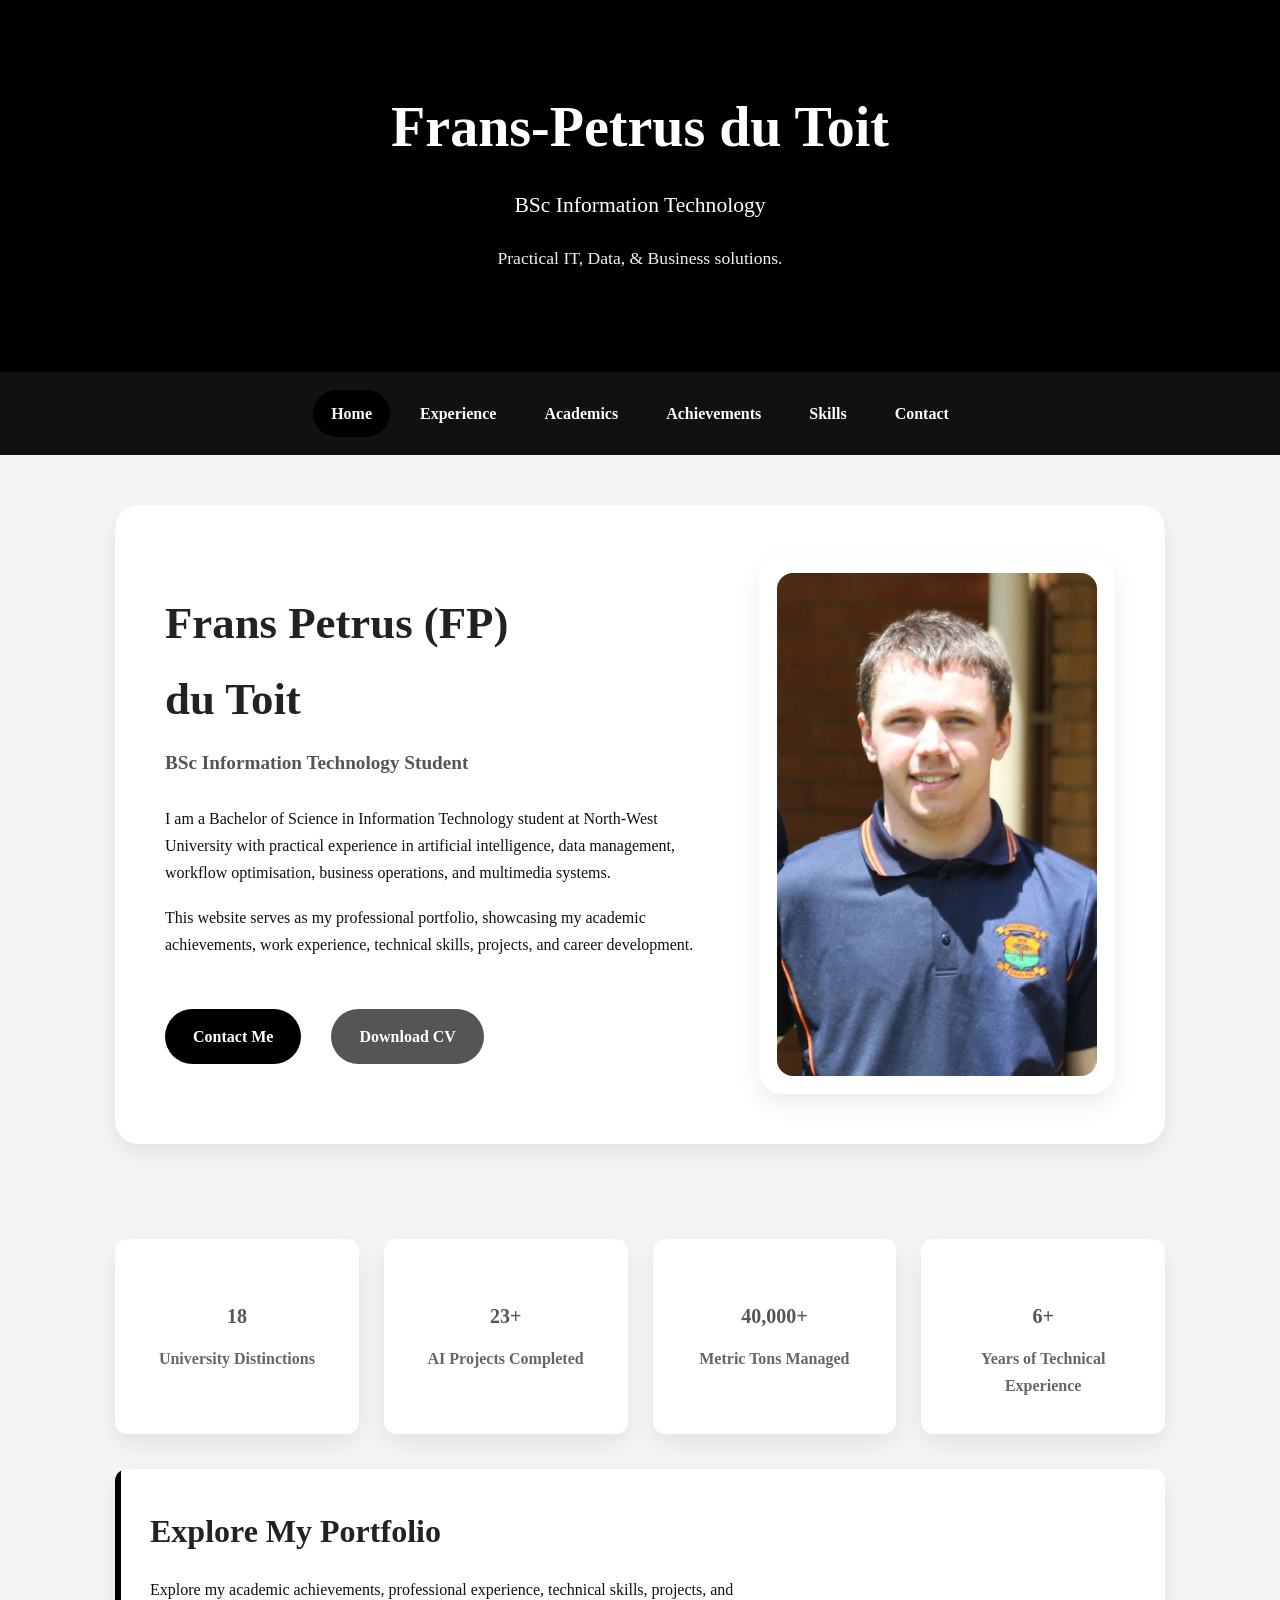
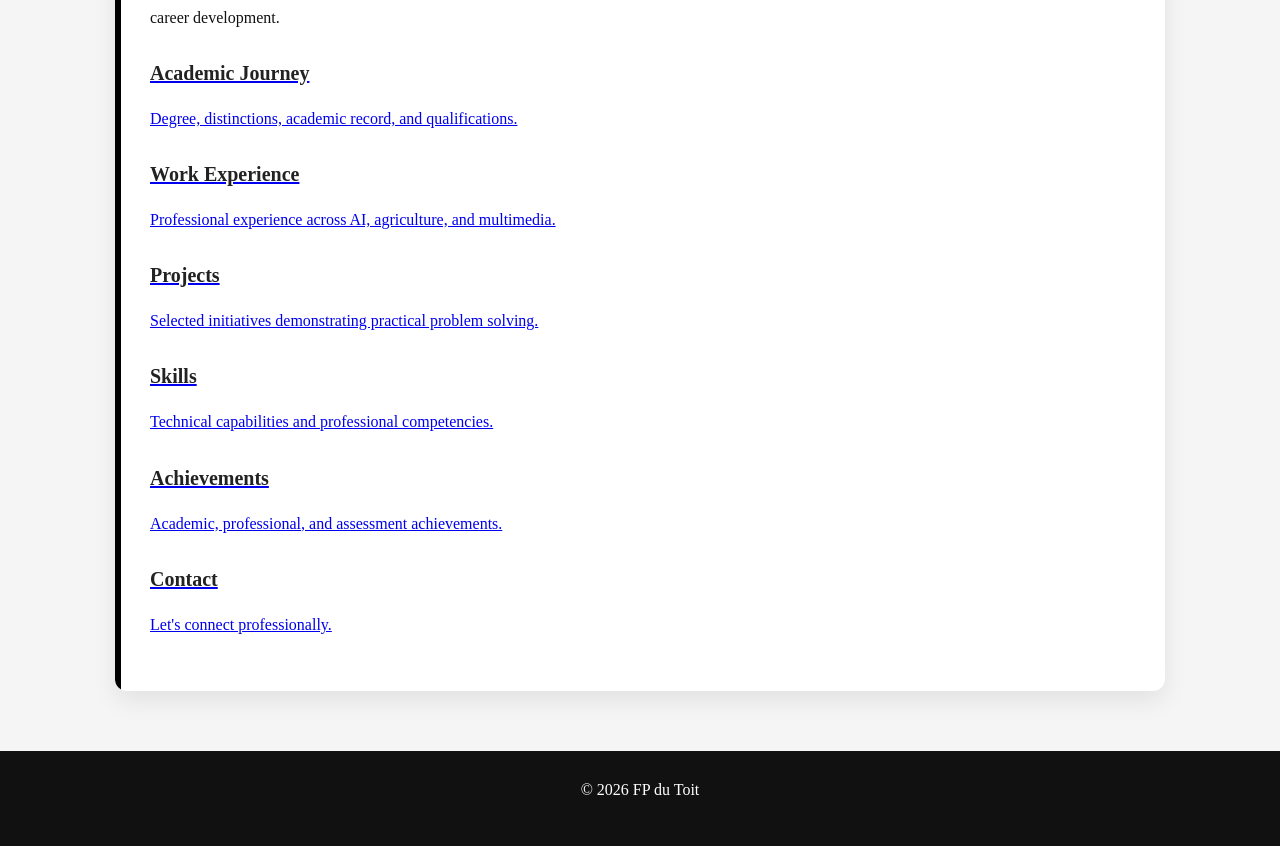
<file: index.html>
<!DOCTYPE html>
<html lang="en">

<head>

    <meta charset="UTF-8">

    <meta name="viewport"
          content="width=device-width, initial-scale=1.0">

    <title>Frans Petrus (FP) du Toit | Professional Portfolio</title>

    <link rel="icon"
          type="image/png"
          href="images/favicon.png">

    <link rel="preconnect"
          href="https://fonts.googleapis.com">

    <link rel="preconnect"
          href="https://fonts.gstatic.com"
          crossorigin>

    <link href="https://fonts.googleapis.com/css2?family=Poppins:wght@300;400;600;700&display=swap"
          rel="stylesheet">

    <link rel="stylesheet"
          href="style.css">

</head>

<body>

<header class="page-header">

        <h1>Frans-Petrus du Toit</h1>

        <p class="subtitle">
            BSc Information Technology
        </p>

        <p class="tagline">
            Practical IT, Data, & Business solutions.
        </p>

</header>

<nav>
    <a href="index.html" class="active">Home</a>
    <a href="work-experience.html">Experience</a>
    <a href="academic-record.html">Academics</a>
    <a href="achievements.html">Achievements</a>
    <a href="skills.html">Skills</a>
    <a href="contact.html">Contact</a>
</nav>

<main>

<!-- ====================================================== -->

<section>

    <article class="hero-card">

        <div class="hero-content">

            <div class="hero-text">

                <h2>

                    Frans Petrus (FP)<br> 
                    du Toit

                </h2>

                <p class="hero-role">

                    BSc Information Technology Student

                </p>

                <p>

                    I am a Bachelor of Science in Information Technology student
                    at North-West University with practical experience in
                    artificial intelligence, data management, workflow
                    optimisation, business operations, and multimedia systems.

                </p>

                <p>

                    This website serves as my professional portfolio, showcasing my academic
                    achievements, work experience, technical skills, projects, and career development.

                </p>

                <div class="hero-buttons">

                    <a href="contact.html" class="button">

                        Contact Me

                    </a>

                    <a href="documents/cv/cv.pdf"
                    class="button secondary"
                    download>

                        Download CV

                    </a>

                </div>

            </div>

            <div class="hero-image">

                <img src="images/profile.png"
                    alt="Frans Petrus (FP) du Toit">

            </div>

        </div>

    </article>

</section>

<!-- ====================================================== -->

<section>

<div class="stats-grid">

<div class="stat-card">

<h3>18</h3>

<p>University Distinctions</p>

</div>

<div class="stat-card">

<h3>23+</h3>

<p>AI Projects Completed</p>

</div>

<div class="stat-card">

<h3>40,000+</h3>

<p>Metric Tons Managed</p>

</div>

<div class="stat-card">

<h3>6+</h3>

<p>Years of Technical Experience</p>

</div>

</div>

</section>

<!-- ====================================================== -->

<section>

<article class="card">

<h2>Explore My Portfolio</h2>

<p>

Explore my academic achievements, professional experience, technical skills,
projects, and career development.

</p>

<div class="feature-grid">

<a href="academic-record.html" class="feature-card">

<h3>Academic Journey</h3>

<p>

Degree, distinctions, academic record, and qualifications.

</p>

</a>

<a href="work-experience.html" class="feature-card">

<h3>Work Experience</h3>

<p>

Professional experience across AI, agriculture, and multimedia.

</p>

</a>

<a href="projects.html" class="feature-card">

<h3>Projects</h3>

<p>

Selected initiatives demonstrating practical problem solving.

</p>

</a>

<a href="skills.html" class="feature-card">

<h3>Skills</h3>

<p>

Technical capabilities and professional competencies.

</p>

</a>

<a href="achievements.html" class="feature-card">

<h3>Achievements</h3>

<p>

Academic, professional, and assessment achievements.

</p>

</a>

<a href="contact.html" class="feature-card">

<h3>Contact</h3>

<p>

Let's connect professionally.

</p>

</a>

</div>

</article>

</main>

<footer>

<p>

&copy; 2026 FP du Toit

</p>

</footer>

</body>

</html>
</file>
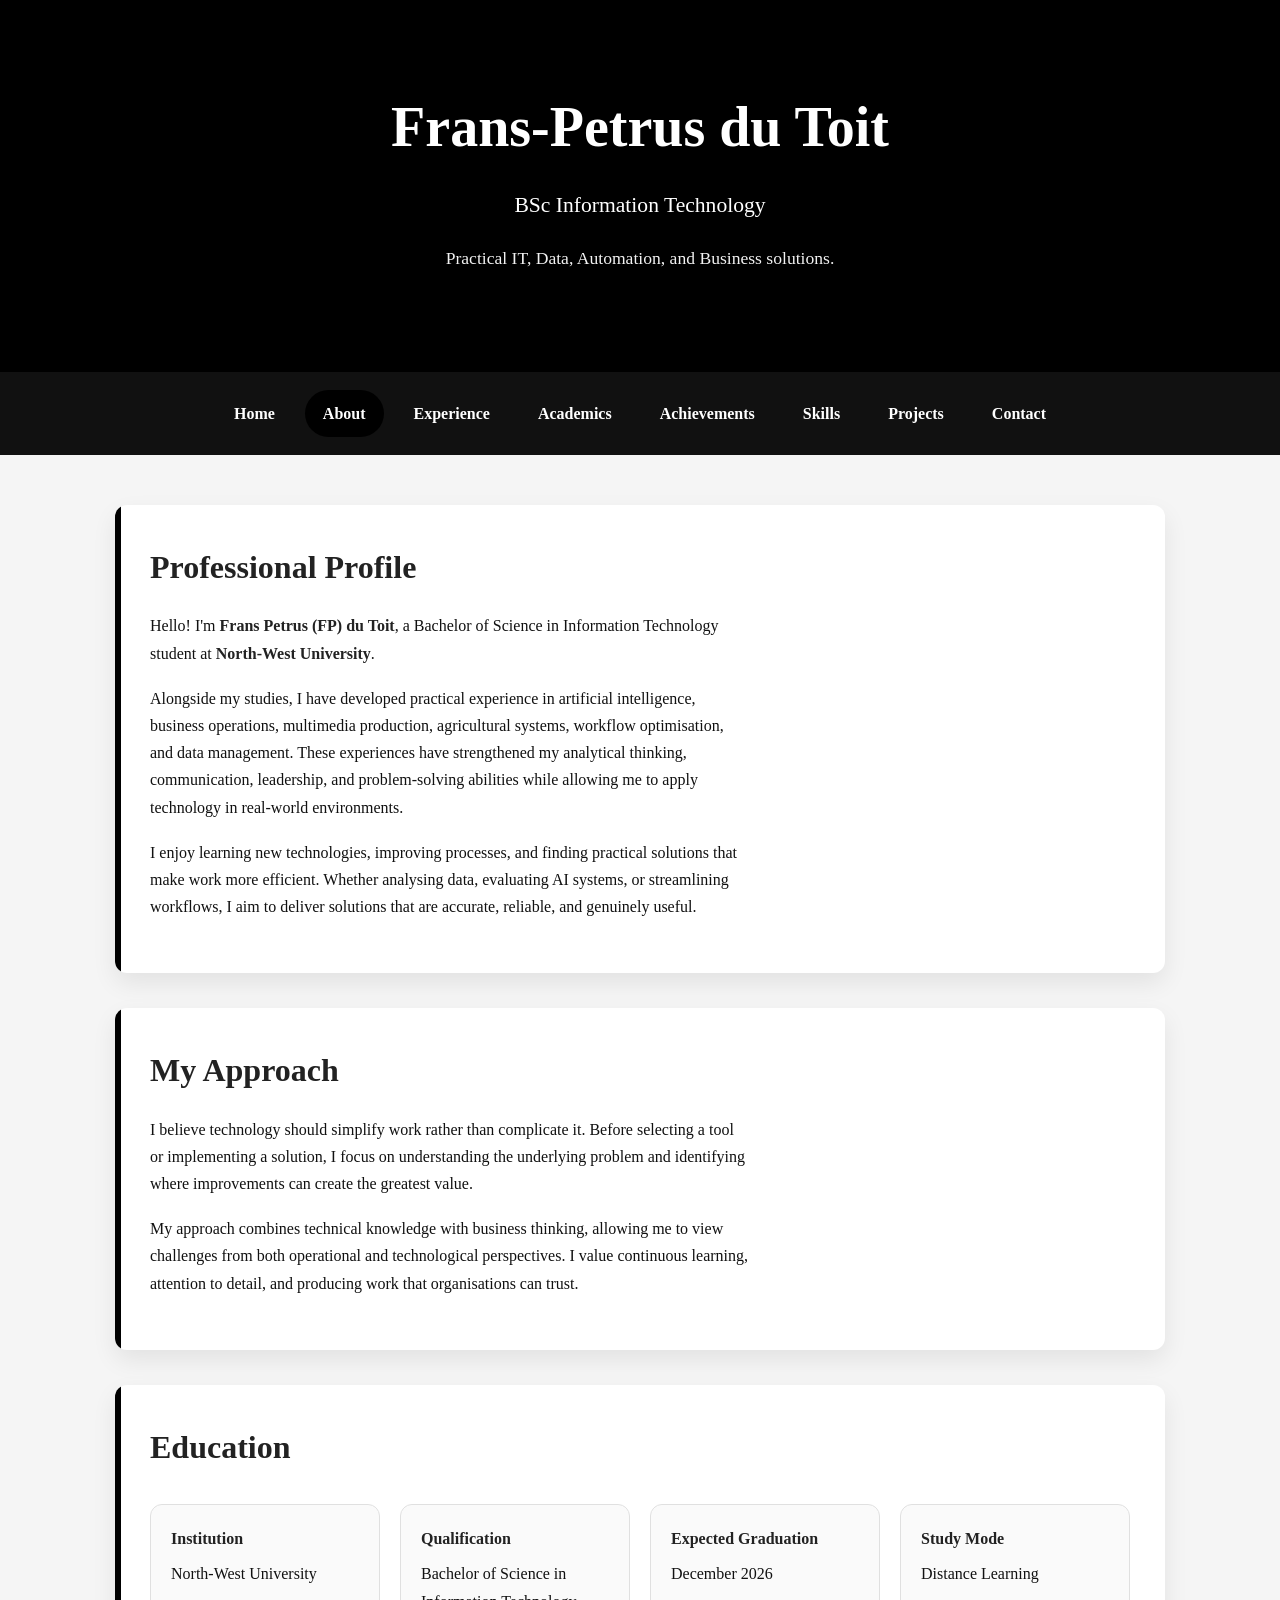
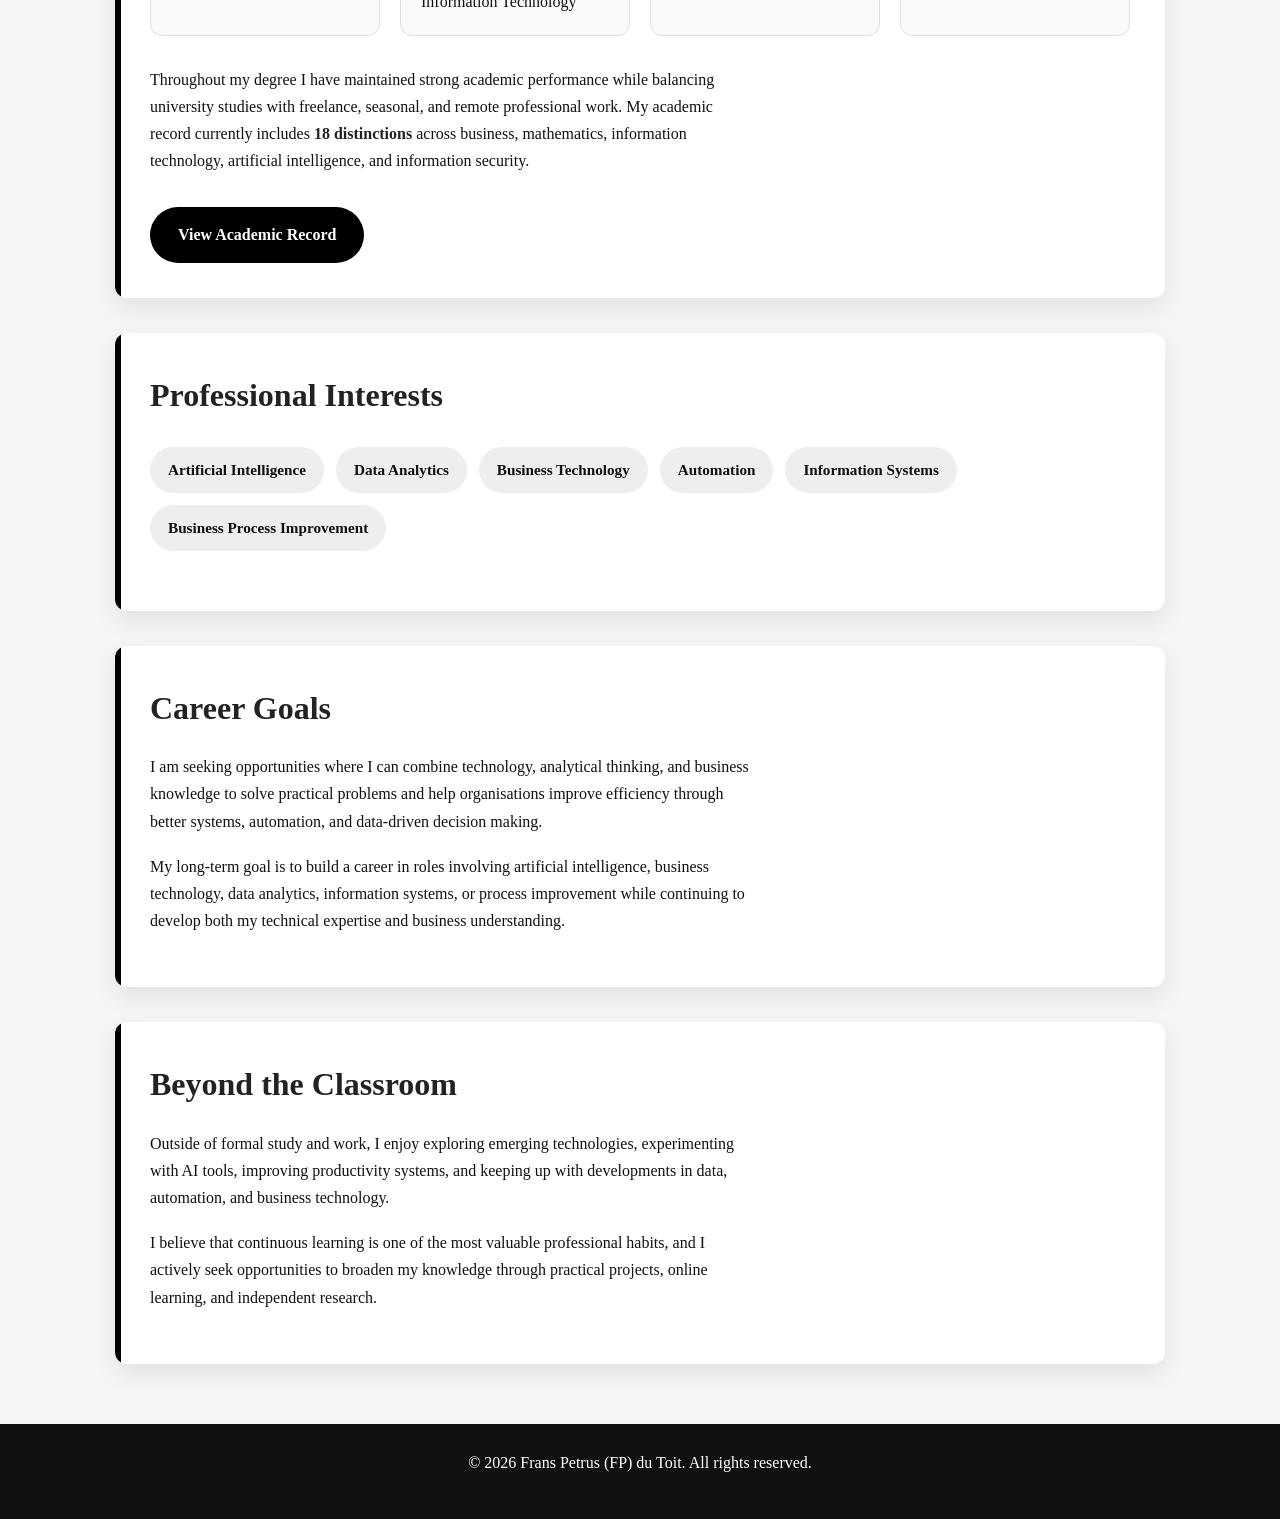
<file: about.html>
<!DOCTYPE html>
<html lang="en">

<head>

    <meta charset="UTF-8">
    <meta name="viewport" content="width=device-width, initial-scale=1.0">

    <title>Professional Portfolio | About</title>

    <!-- Google Font -->
    <link rel="preconnect" href="https://fonts.googleapis.com">
    <link rel="preconnect" href="https://fonts.gstatic.com" crossorigin>

    <link href="https://fonts.googleapis.com/css2?family=Poppins:wght@300;400;600;700&display=swap" rel="stylesheet">

    <link rel="icon" type="image/png" href="images/favicon.png">

    <link rel="stylesheet" href="style.css">

</head>

<body>

    <!-- =========================
         Page Header
    ========================== -->

    <header class="page-header">

        <h1>Frans-Petrus du Toit</h1>

        <p class="subtitle">
            BSc Information Technology
        </p>

        <p class="tagline">
            Practical IT, Data, Automation, and Business solutions.
        </p>

    </header>

    <!-- =========================
         Navigation
    ========================== -->

<nav>
    <a href="index.html">Home</a>
    <a href="about.html" class="active">About</a>
    <a href="work-experience.html">Experience</a>
    <a href="academic-record.html">Academics</a>
    <a href="achievements.html">Achievements</a>
    <a href="skills.html">Skills</a>
    <a href="projects.html">Projects</a>
    <a href="contact.html">Contact</a>
</nav>

    <main>

        <!-- =========================
             About
        ========================== -->

        <article class="card">

            <h2>Professional Profile</h2>

            <p>

                Hello! I'm <strong>Frans Petrus (FP) du Toit</strong>, a Bachelor of
                Science in Information Technology student at
                <strong>North-West University</strong>.

            </p>

            <p>

                Alongside my studies, I have developed practical experience in
                artificial intelligence, business operations, multimedia
                production, agricultural systems, workflow optimisation, and
                data management. These experiences have strengthened my
                analytical thinking, communication, leadership, and
                problem-solving abilities while allowing me to apply technology
                in real-world environments.

            </p>

            <p>

                I enjoy learning new technologies, improving processes, and
                finding practical solutions that make work more efficient.
                Whether analysing data, evaluating AI systems, or streamlining
                workflows, I aim to deliver solutions that are accurate,
                reliable, and genuinely useful.

            </p>

        </article>

        <!-- =========================
             Philosophy
        ========================== -->

        <article class="card">

            <h2>My Approach</h2>

            <p>

                I believe technology should simplify work rather than complicate
                it. Before selecting a tool or implementing a solution, I focus
                on understanding the underlying problem and identifying where
                improvements can create the greatest value.

            </p>

            <p>

                My approach combines technical knowledge with business thinking,
                allowing me to view challenges from both operational and
                technological perspectives. I value continuous learning,
                attention to detail, and producing work that organisations can
                trust.

            </p>

        </article>

        <!-- =========================
             Education
        ========================== -->

        <article class="card">

            <h2>Education</h2>

            <div class="qualification-summary">

                <div>

                    <strong>Institution</strong>

                    North-West University

                </div>

                <div>

                    <strong>Qualification</strong>

                    Bachelor of Science in Information Technology

                </div>

                <div>

                    <strong>Expected Graduation</strong>

                    December 2026

                </div>

                <div>

                    <strong>Study Mode</strong>

                    Distance Learning

                </div>

            </div>

            <p>

                Throughout my degree I have maintained strong academic
                performance while balancing university studies with freelance,
                seasonal, and remote professional work. My academic record
                currently includes <strong>18 distinctions</strong> across
                business, mathematics, information technology, artificial
                intelligence, and information security.

            </p>

            <a href="academic-record.html" class="button">

                View Academic Record

            </a>

        </article>

        <!-- =========================
             Professional Interests
        ========================== -->

        <article class="card">

            <h2>Professional Interests</h2>

            <div class="skill-tags">

                <span>Artificial Intelligence</span>

                <span>Data Analytics</span>

                <span>Business Technology</span>

                <span>Automation</span>

                <span>Information Systems</span>

                <span>Business Process Improvement</span>

            </div>

        </article>

        <!-- =========================
             Career Goals
        ========================== -->

        <article class="card">

            <h2>Career Goals</h2>

            <p>

                I am seeking opportunities where I can combine technology,
                analytical thinking, and business knowledge to solve practical
                problems and help organisations improve efficiency through
                better systems, automation, and data-driven decision making.

            </p>

            <p>

                My long-term goal is to build a career in roles involving
                artificial intelligence, business technology, data analytics,
                information systems, or process improvement while continuing to
                develop both my technical expertise and business understanding.

            </p>

        </article>

        <!-- =========================
             Personal Interests
        ========================== -->

        <article class="card">

            <h2>Beyond the Classroom</h2>

            <p>

                Outside of formal study and work, I enjoy exploring emerging
                technologies, experimenting with AI tools, improving
                productivity systems, and keeping up with developments in data,
                automation, and business technology.

            </p>

            <p>

                I believe that continuous learning is one of the most valuable
                professional habits, and I actively seek opportunities to
                broaden my knowledge through practical projects, online
                learning, and independent research.

            </p>

        </article>

    </main>

    <footer>

        <p>&copy; 2026 Frans Petrus (FP) du Toit. All rights reserved.</p>

    </footer>

</body>

</html>
</file>
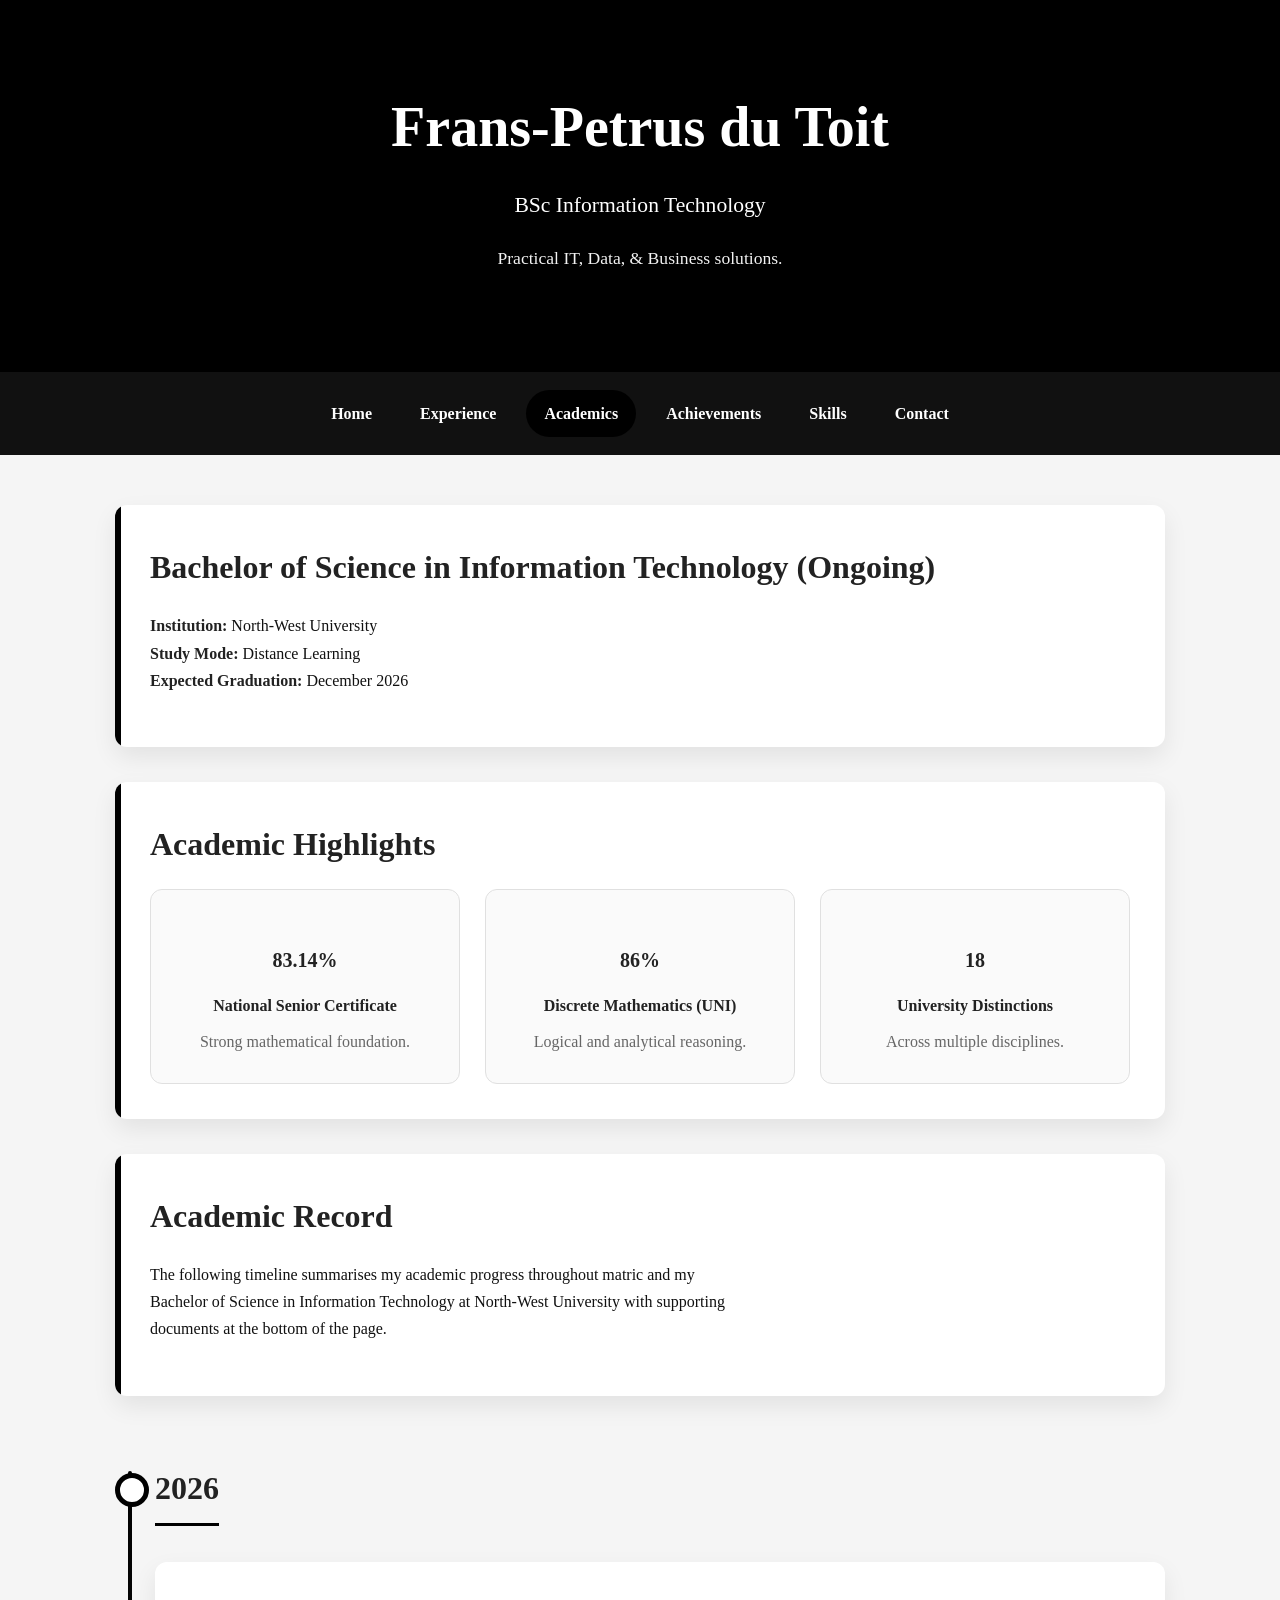
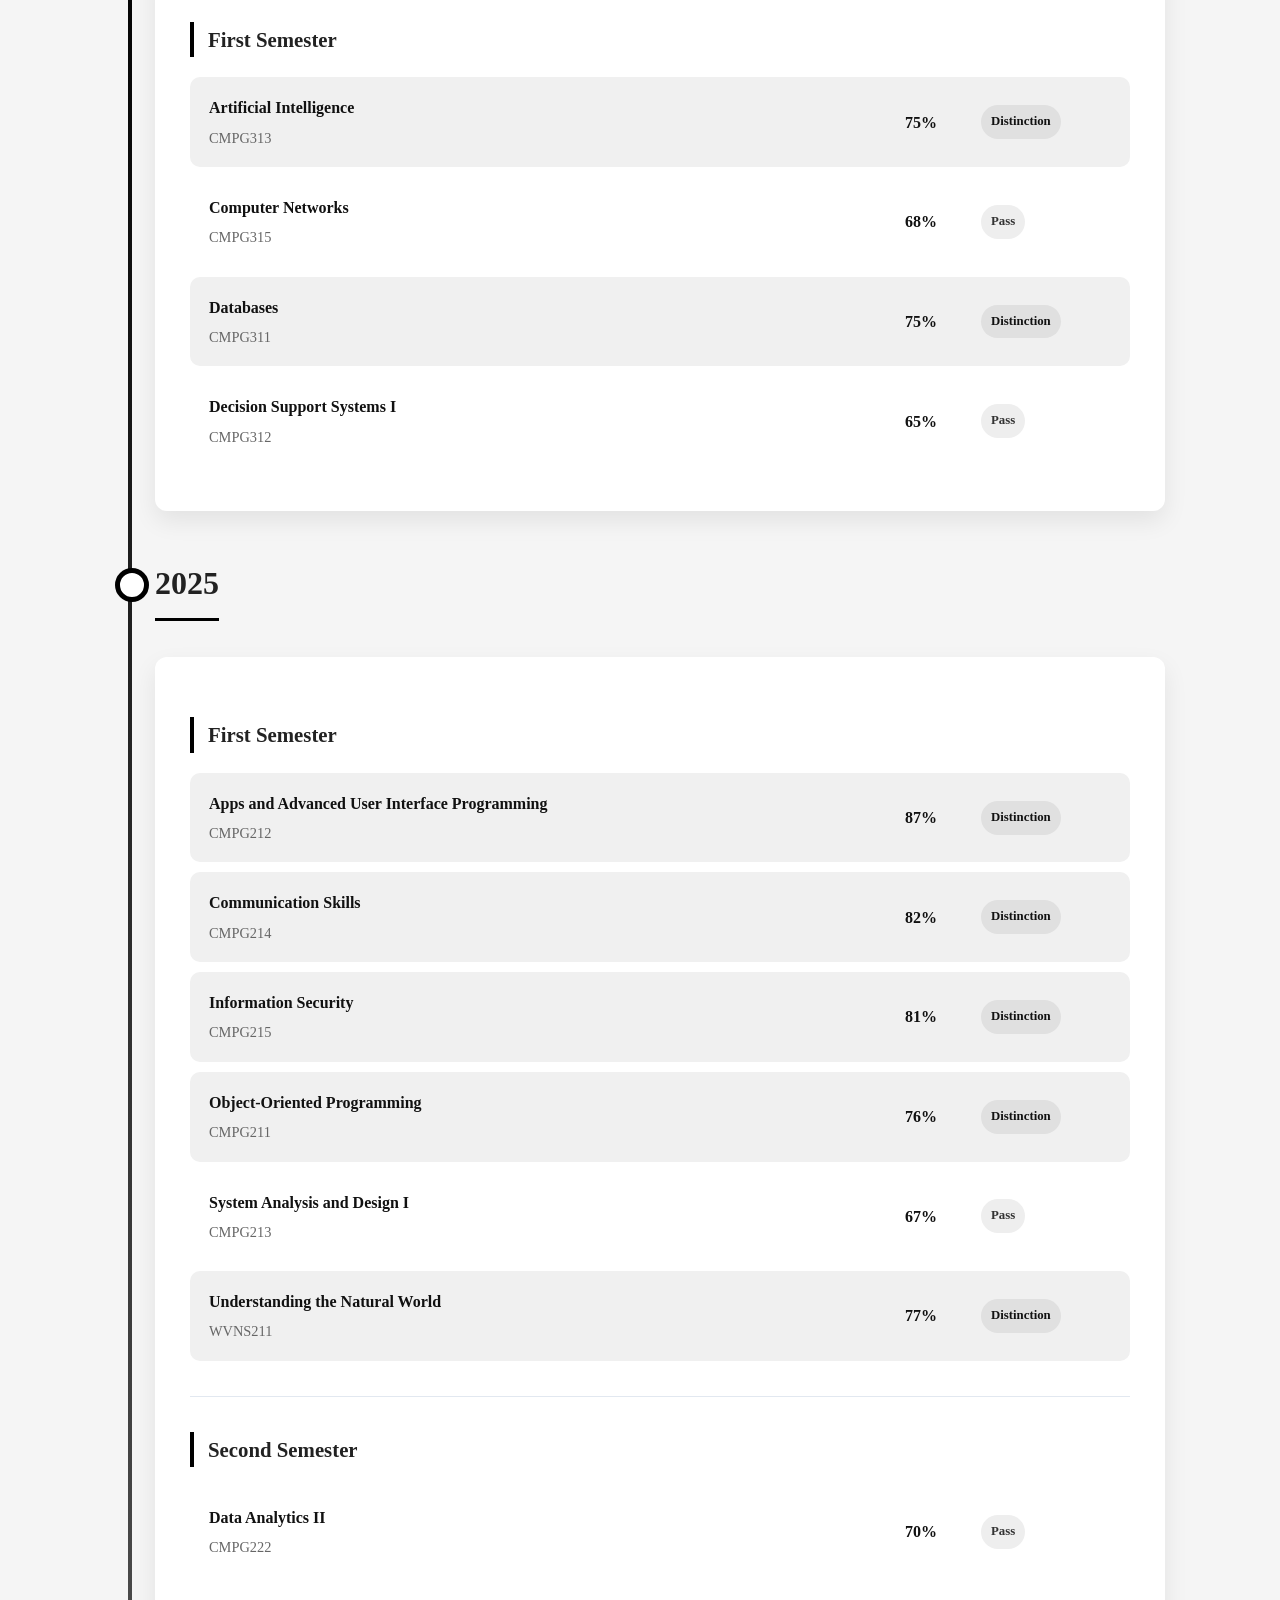
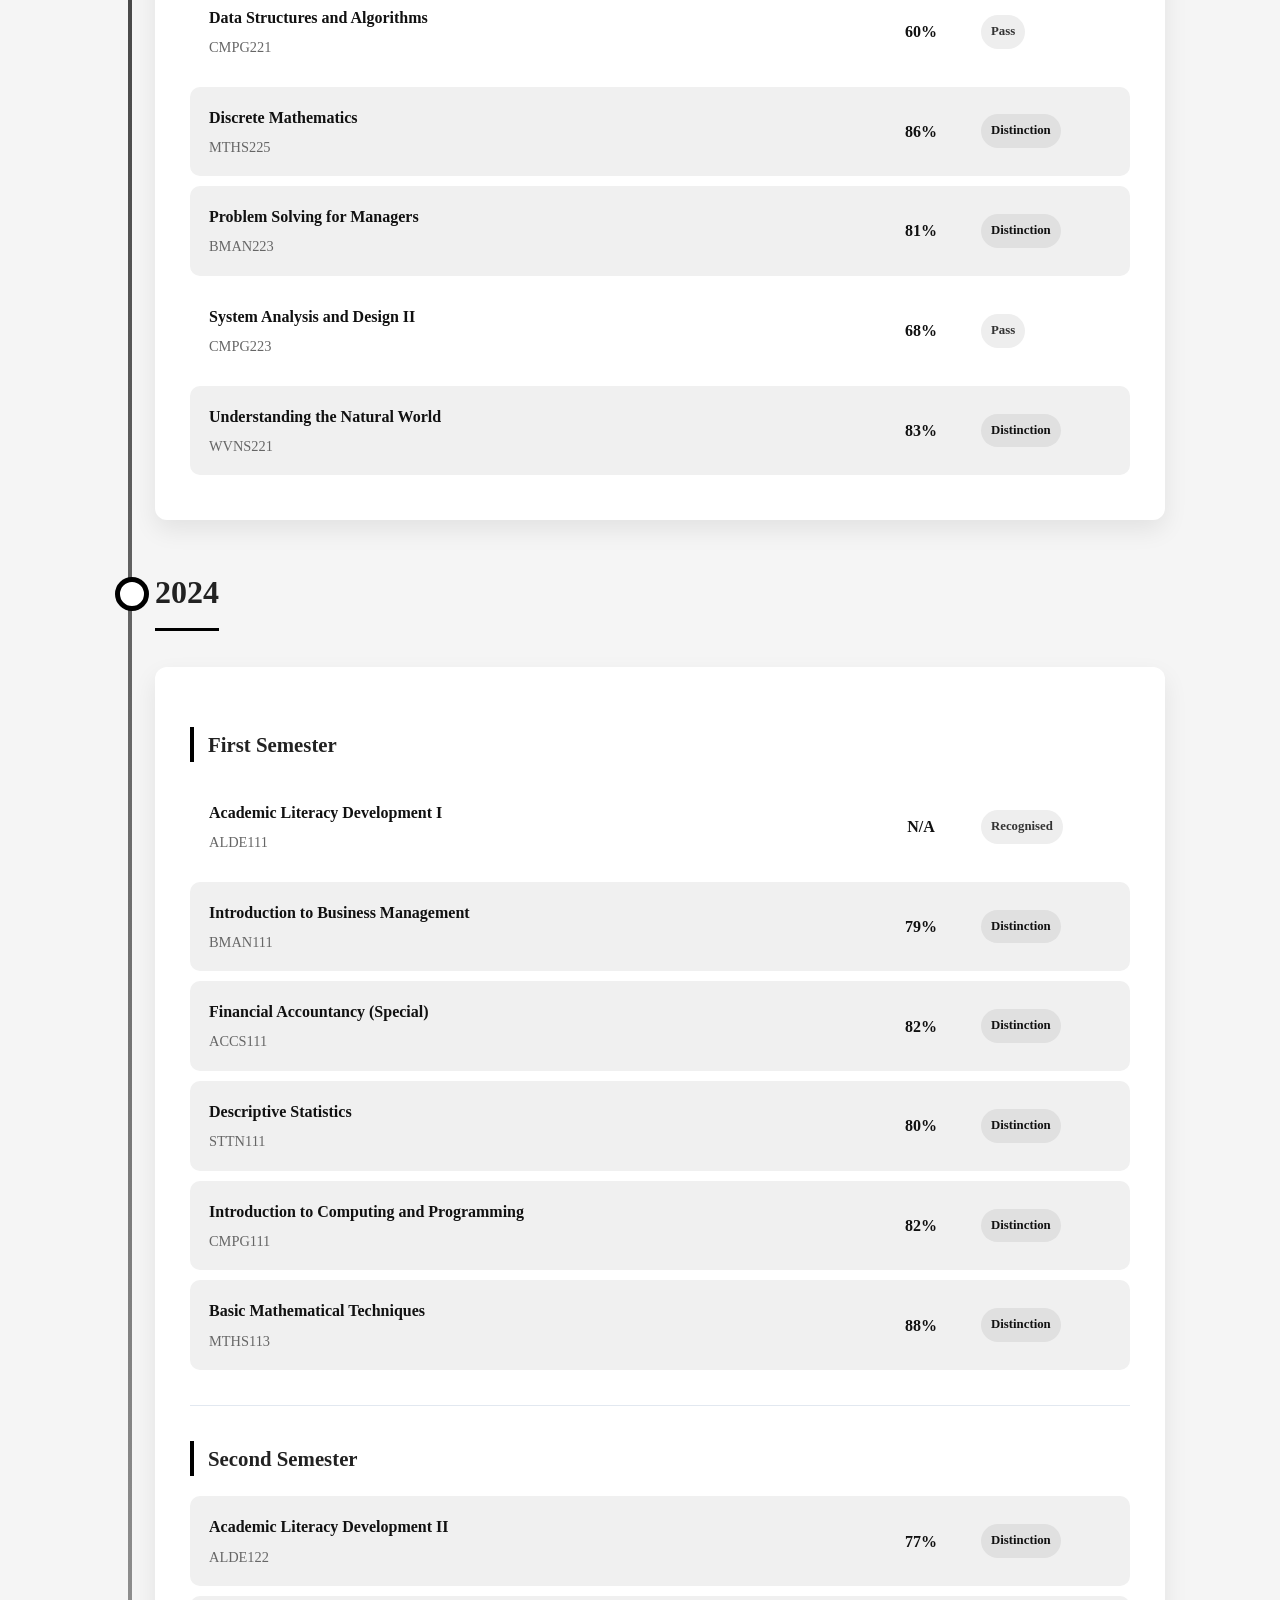
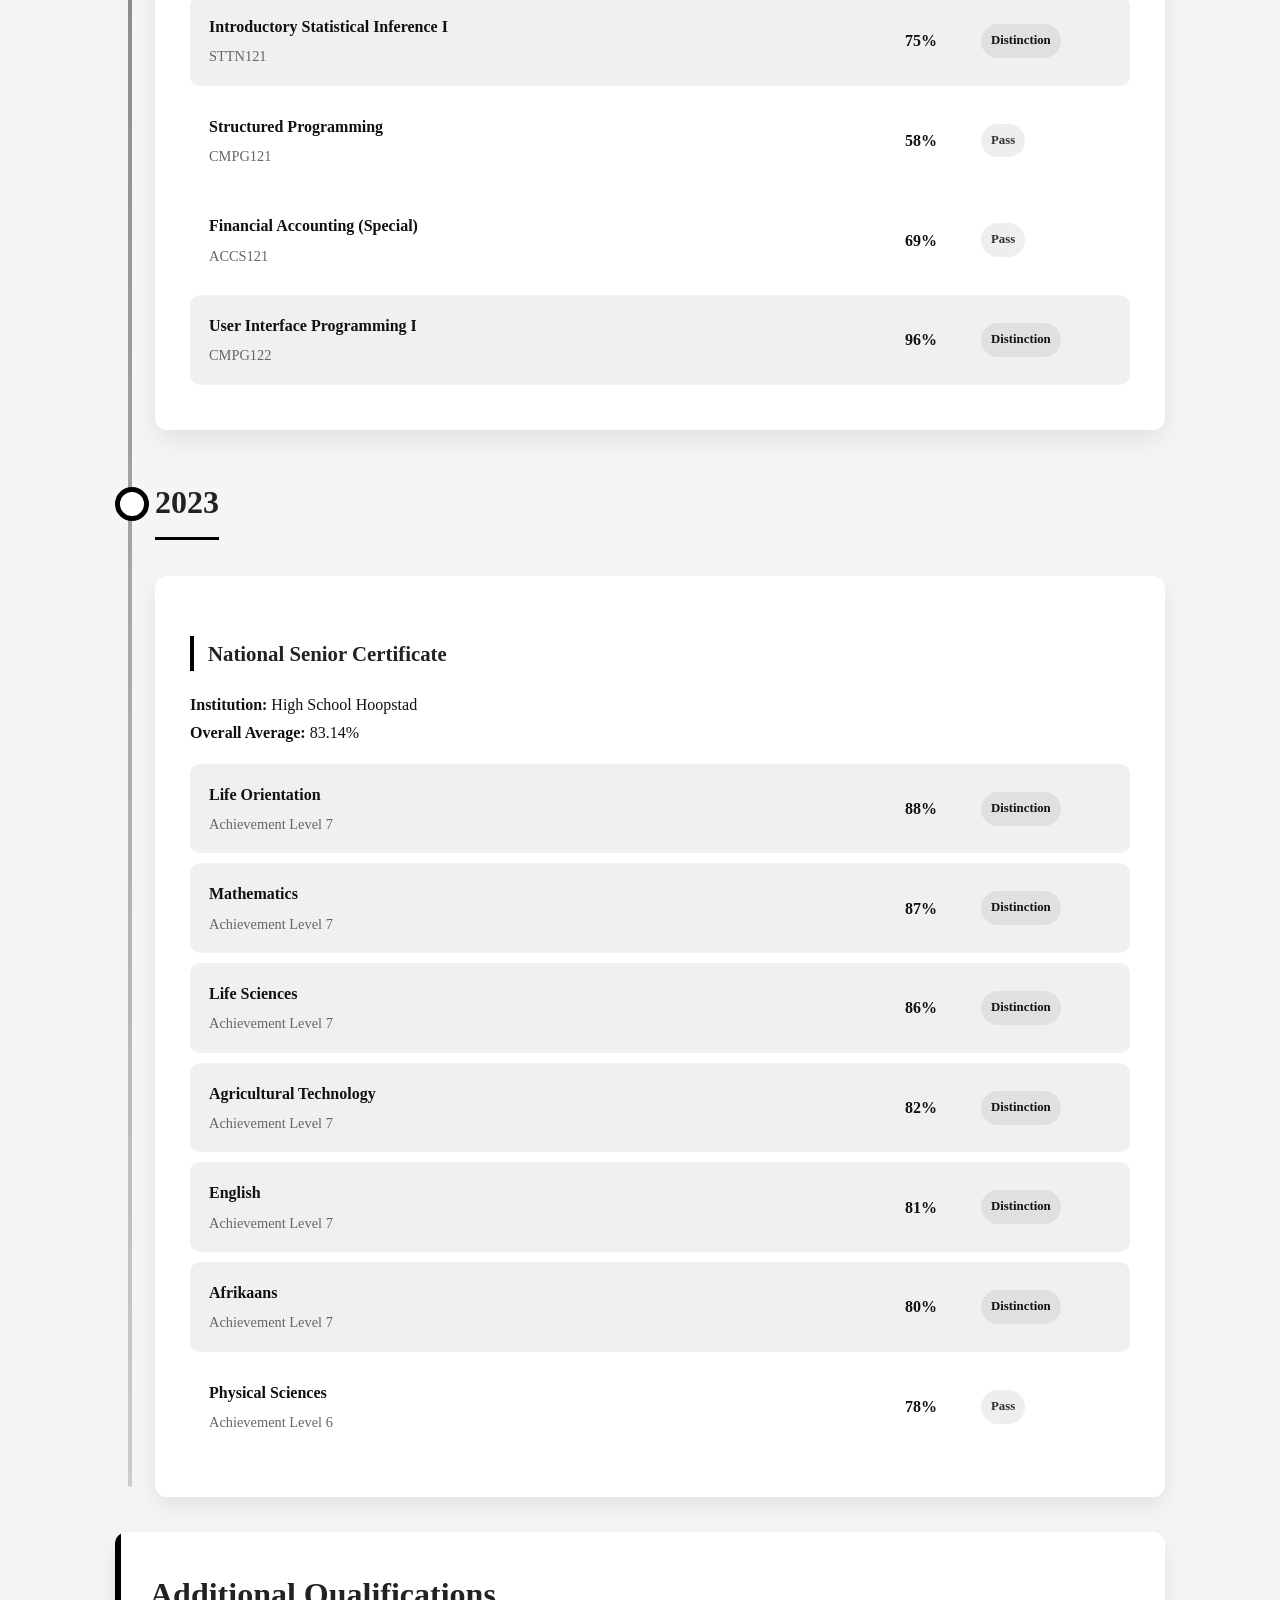
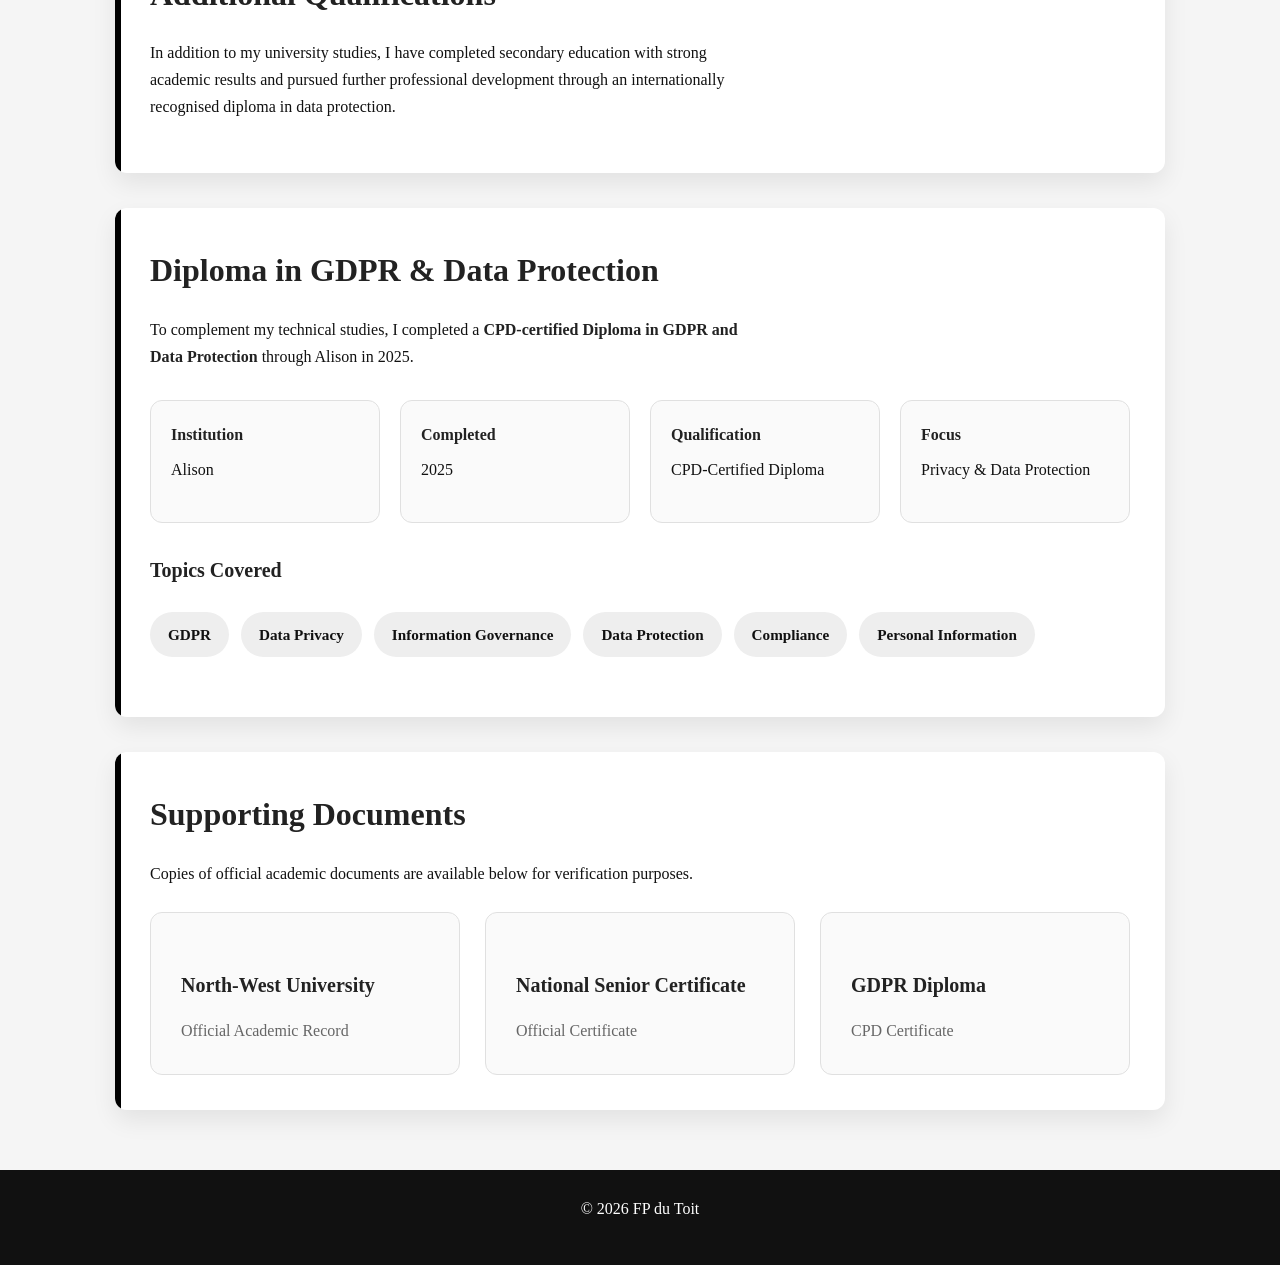
<file: academic-record.html>
<!DOCTYPE html>
<html lang="en">
<head>
    <meta charset="UTF-8">
    <meta name="viewport" content="width=device-width, initial-scale=1.0">
    <title>Professional Portfolio | Academic Record</title>

    <link rel="preconnect" href="https://fonts.googleapis.com">
    <link rel="preconnect" href="https://fonts.gstatic.com" crossorigin>
    <link href="https://fonts.googleapis.com/css2?family=Poppins:wght@300;400;600;700&display=swap" rel="stylesheet">

    <link rel="icon" type="image/png" href="images/favicon.png">
    
    <link rel="stylesheet" href="style.css">
</head>
<body>

<header class="page-header">

        <h1>Frans-Petrus du Toit</h1>

        <p class="subtitle">
            BSc Information Technology
        </p>

        <p class="tagline">
            Practical IT, Data, & Business solutions.
        </p>

</header>

<nav>
    <a href="index.html">Home</a>
    <a href="work-experience.html">Experience</a>
    <a href="academic-record.html" class="active">Academics</a>
    <a href="achievements.html">Achievements</a>
    <a href="skills.html">Skills</a>
    <a href="contact.html">Contact</a>
</nav>

<main>

    <!-- ==========================================
         Hero Section
    =========================================== -->

    <article class="card">

        <h2>Bachelor of Science in Information Technology (Ongoing)</h2>

        <p>

            <strong>Institution:</strong> North-West University<br>

            <strong>Study Mode:</strong> Distance Learning<br>

            <strong>Expected Graduation:</strong> December 2026

        </p>

    </article>

    <!-- ==========================================
         Academic Highlights
    =========================================== -->

    <article class="card">

        <h2>Academic Highlights</h2>

        <div class="highlights-grid">

            <article class="highlight-card">

                <h3>83.14%</h3>

                <h4>National Senior Certificate</h4>

                <p>Strong mathematical foundation.</p>

            </article>

            <article class="highlight-card">

                <h3>86%</h3>

                <h4>Discrete Mathematics (UNI)</h4>

                <p>Logical and analytical reasoning.</p>

            </article>

            <article class="highlight-card">

                <h3>18</h3>

                <h4>University Distinctions</h4>

                <p>Across multiple disciplines.</p>

            </article>

        </div>

    </article>

    <!-- ==========================================
     University Academic Record
    ========================================== -->

    <section>

        <article class="card">

            <h2>Academic Record</h2>

            <p>

                The following timeline summarises my academic progress throughout 
                matric and my Bachelor of Science in Information Technology at North-West
                University with supporting documents at the bottom of the page.

            </p>

        </article>

        <div class="timeline">

            <!-- 2026 -->

            <article class="timeline-card">

                <div class="timeline-year">

                    <h2>2026</h2>

                </div>

                <div class="timeline-content">

                    <h3>First Semester</h3>

                    <div id="semester-2026-1"></div>

                </div>

            </article>

            <!-- 2025 -->

            <article class="timeline-card">

                <div class="timeline-year">

                    <h2>2025</h2>

                </div>

                <div class="timeline-content">

                    <h3>First Semester</h3>

                    <div id="semester-2025-1"></div>

                    <hr>

                    <h3>Second Semester</h3>

                    <div id="semester-2025-2"></div>

                </div>

            </article>

            <!-- 2024 -->

            <article class="timeline-card">

                <div class="timeline-year">

                    <h2>2024</h2>

                </div>

                <div class="timeline-content">

                    <h3>First Semester</h3>

                    <div id="semester-2024-1"></div>

                    <hr>

                    <h3>Second Semester</h3>

                    <div id="semester-2024-2"></div>

                </div>

            </article>

            <!-- 2023 -->

            <article class="timeline-card">

                <div class="timeline-year">

                    <h2>2023</h2>

                </div>

                <div class="timeline-content">

                    <h3>National Senior Certificate</h3>

                    <p>

                        <strong>Institution:</strong> High School Hoopstad<br>

                        <strong>Overall Average:</strong> 83.14%

                    </p>

                    <div id="semester-2023"></div>

                </div>

            </article>

        </div>

</section>

    <!-- ==========================================
     Additional Qualifications
        ========================================== -->

        <article class="card">

            <h2>Additional Qualifications</h2>

            <p>

                In addition to my university studies, I have completed secondary
                education with strong academic results and pursued further
                professional development through an internationally recognised
                diploma in data protection.

            </p>

        </article>

        <!-- ==========================================
            GDPR Diploma
        ========================================== -->

        <article class="card">

            <h2>Diploma in GDPR & Data Protection</h2>

            <p>

                To complement my technical studies, I completed a
                <strong>CPD-certified Diploma in GDPR and Data Protection</strong>
                through Alison in 2025.

            </p>

            <div class="qualification-summary">

                <div>

                    <strong>Institution</strong>

                    <p>Alison</p>

                </div>

                <div>

                    <strong>Completed</strong>

                    <p>2025</p>

                </div>

                <div>

                    <strong>Qualification</strong>

                    <p>CPD-Certified Diploma</p>

                </div>

                <div>

                    <strong>Focus</strong>

                    <p>Privacy & Data Protection</p>

                </div>

            </div>

            <h3>Topics Covered</h3>

            <div class="skill-tags">

                <span>GDPR</span>

                <span>Data Privacy</span>

                <span>Information Governance</span>

                <span>Data Protection</span>

                <span>Compliance</span>

                <span>Personal Information</span>

            </div>

        </article>

        <!-- ==========================================
            Supporting Documents
        ========================================== -->

        <article class="card">

            <h2>Supporting Documents</h2>

            <p>

                Copies of official academic documents are available below for
                verification purposes.

            </p>

            <div class="documents-grid">

                <a class="document-card"
                href="documents/academic/academic-record-uni.pdf"
                target="_blank">

                    <h3>North-West University</h3>

                    <p>Official Academic Record</p>

                </a>

                <a class="document-card"
                href="documents/academic/national-senior-certificate.pdf"
                target="_blank">

                    <h3>National Senior Certificate</h3>

                    <p>Official Certificate</p>

                </a>

                <a class="document-card"
                href="documents/certifications/alison-diploma.pdf"
                target="_blank">

                    <h3>GDPR Diploma</h3>

                    <p>CPD Certificate</p>

                </a>

            </div>

        </article>
</main>

<footer>
    <p>&copy; 2026 FP du Toit</p>
</footer>
<script src="js/academics.js"></script>
<script src="js/script.js"></script>
</body>
</html>
</file>
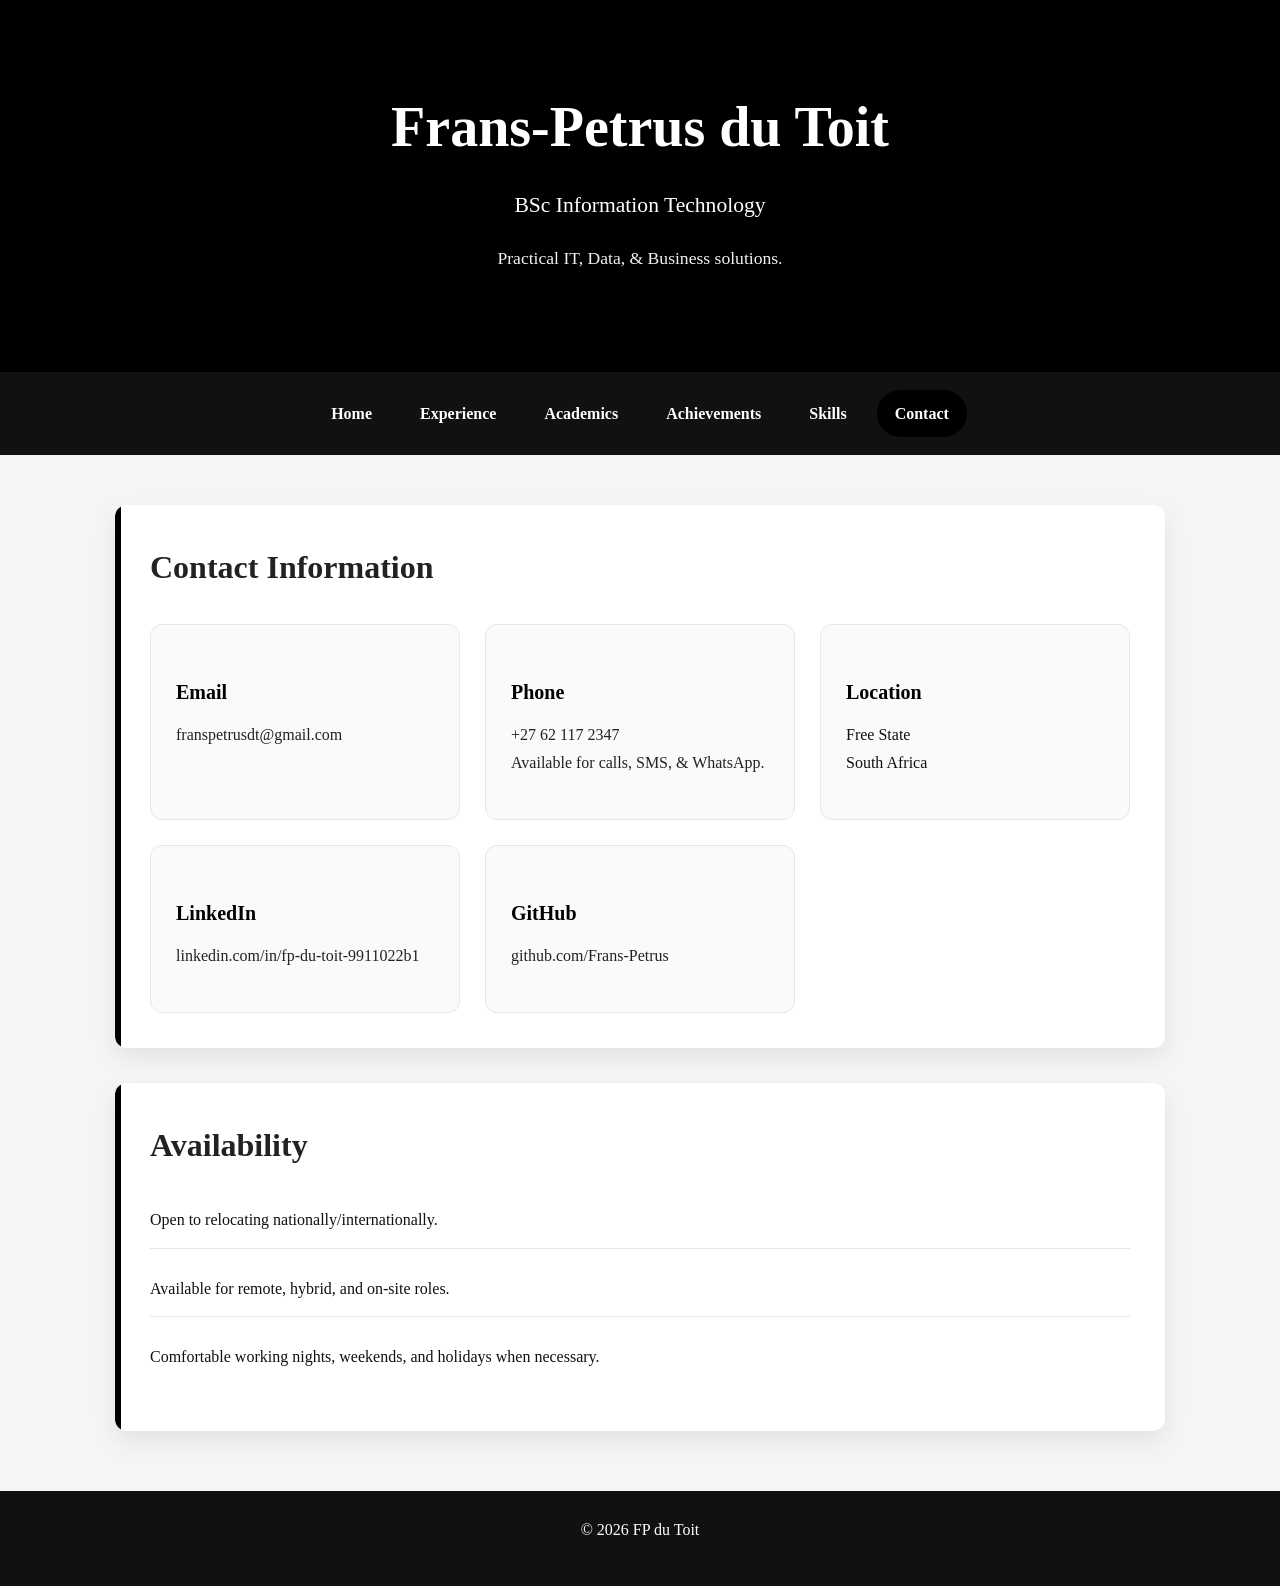
<file: contact.html>
<!DOCTYPE html>
<html lang="en">

<head>

    <meta charset="UTF-8">

    <meta name="viewport"
          content="width=device-width, initial-scale=1.0">

    <title>Professional Portfolio | Contact</title>

    <link rel="icon"
          type="image/png"
          href="images/favicon.png">

    <link rel="preconnect"
          href="https://fonts.googleapis.com">

    <link rel="preconnect"
          href="https://fonts.gstatic.com"
          crossorigin>

    <link href="https://fonts.googleapis.com/css2?family=Poppins:wght@300;400;600;700&display=swap"
          rel="stylesheet">

    <link rel="stylesheet"
          href="style.css">

</head>

<body>

<header class="page-header">

        <h1>Frans-Petrus du Toit</h1>

        <p class="subtitle">
            BSc Information Technology
        </p>

        <p class="tagline">
            Practical IT, Data, & Business solutions.
        </p>

</header>

<nav>
    <a href="index.html">Home</a>
    <a href="work-experience.html">Experience</a>
    <a href="academic-record.html">Academics</a>
    <a href="achievements.html">Achievements</a>
    <a href="skills.html">Skills</a>
    <a href="contact.html" class="active">Contact</a>
</nav>

<main>

<section>

<article class="card">

<h2>Contact Information</h2>

<div class="contact-grid">

<div class="contact-item">

<h3>Email</h3>

<p>

<a href="mailto:franspetrusdt@gmail.com">

franspetrusdt@gmail.com

</a>

</p>

</div>

<div class="contact-item">

<h3>Phone</h3>

<p>

<a href="tel:+27621172347">

+27 62 117 2347<br>
Available for calls, SMS, & WhatsApp.

</a>

</p>

</div>

<div class="contact-item">

<h3>Location</h3>

<p>

Free State<br>

South Africa

</p>

</div>

<div class="contact-item">

<h3>LinkedIn</h3>

<p>

<a href="https://www.linkedin.com/in/fp-du-toit-9911022b1"

target="_blank">

linkedin.com/in/fp-du-toit-9911022b1

</a>

</p>

</div>

<div class="contact-item">

<h3>GitHub</h3>

<p>

<a href="https://github.com/Frans-Petrus"

target="_blank">

github.com/Frans-Petrus

</a>

</p>

</div>

</div>

</article>

</section>

<!-- ====================================================== -->

<section>

<article class="card">

<h2>Availability</h2>

<ul>

<li>Open to relocating nationally/internationally.</li>

<li>Available for remote, hybrid, and on-site roles.</li>

<li>Comfortable working nights, weekends, and holidays when necessary.</li>

</ul>

</article>

</section>

</main>

<footer>

<p>&copy; 2026 FP du Toit</p>

</footer>

</body>

</html>
</file>
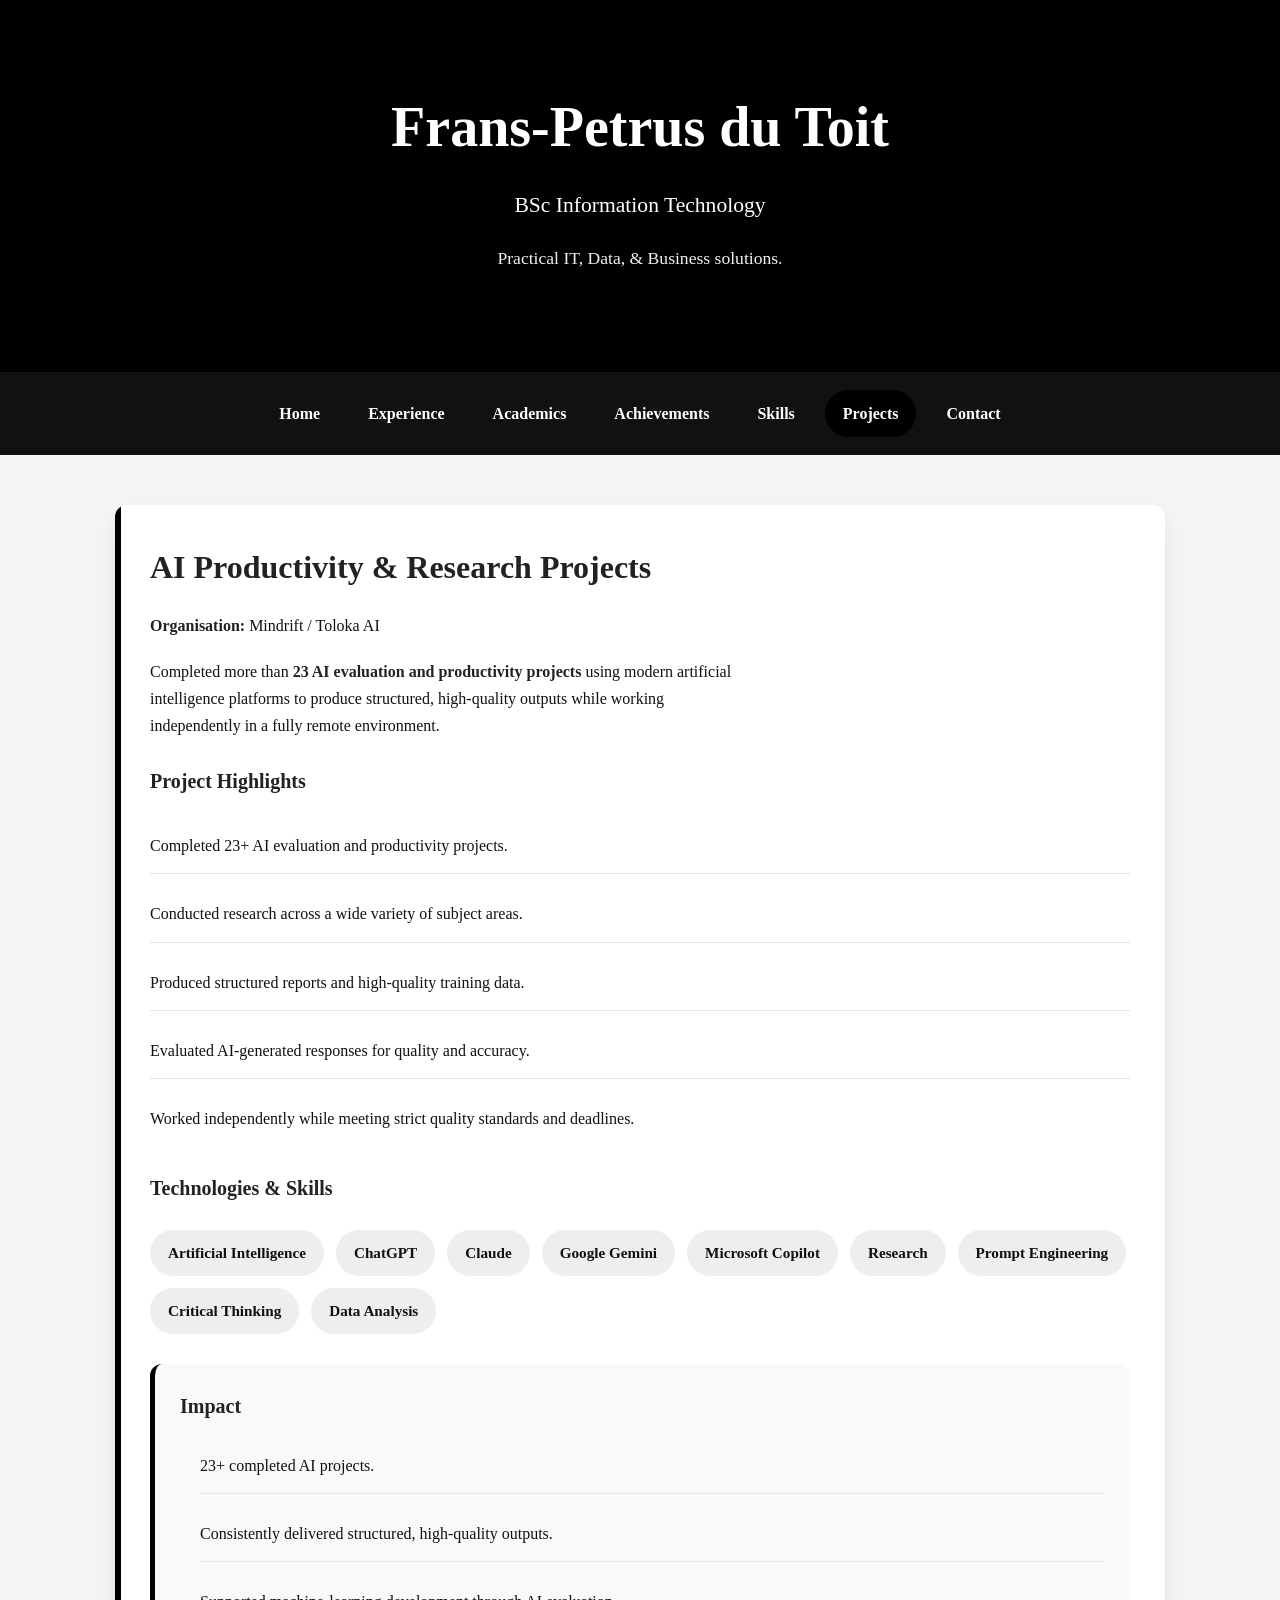
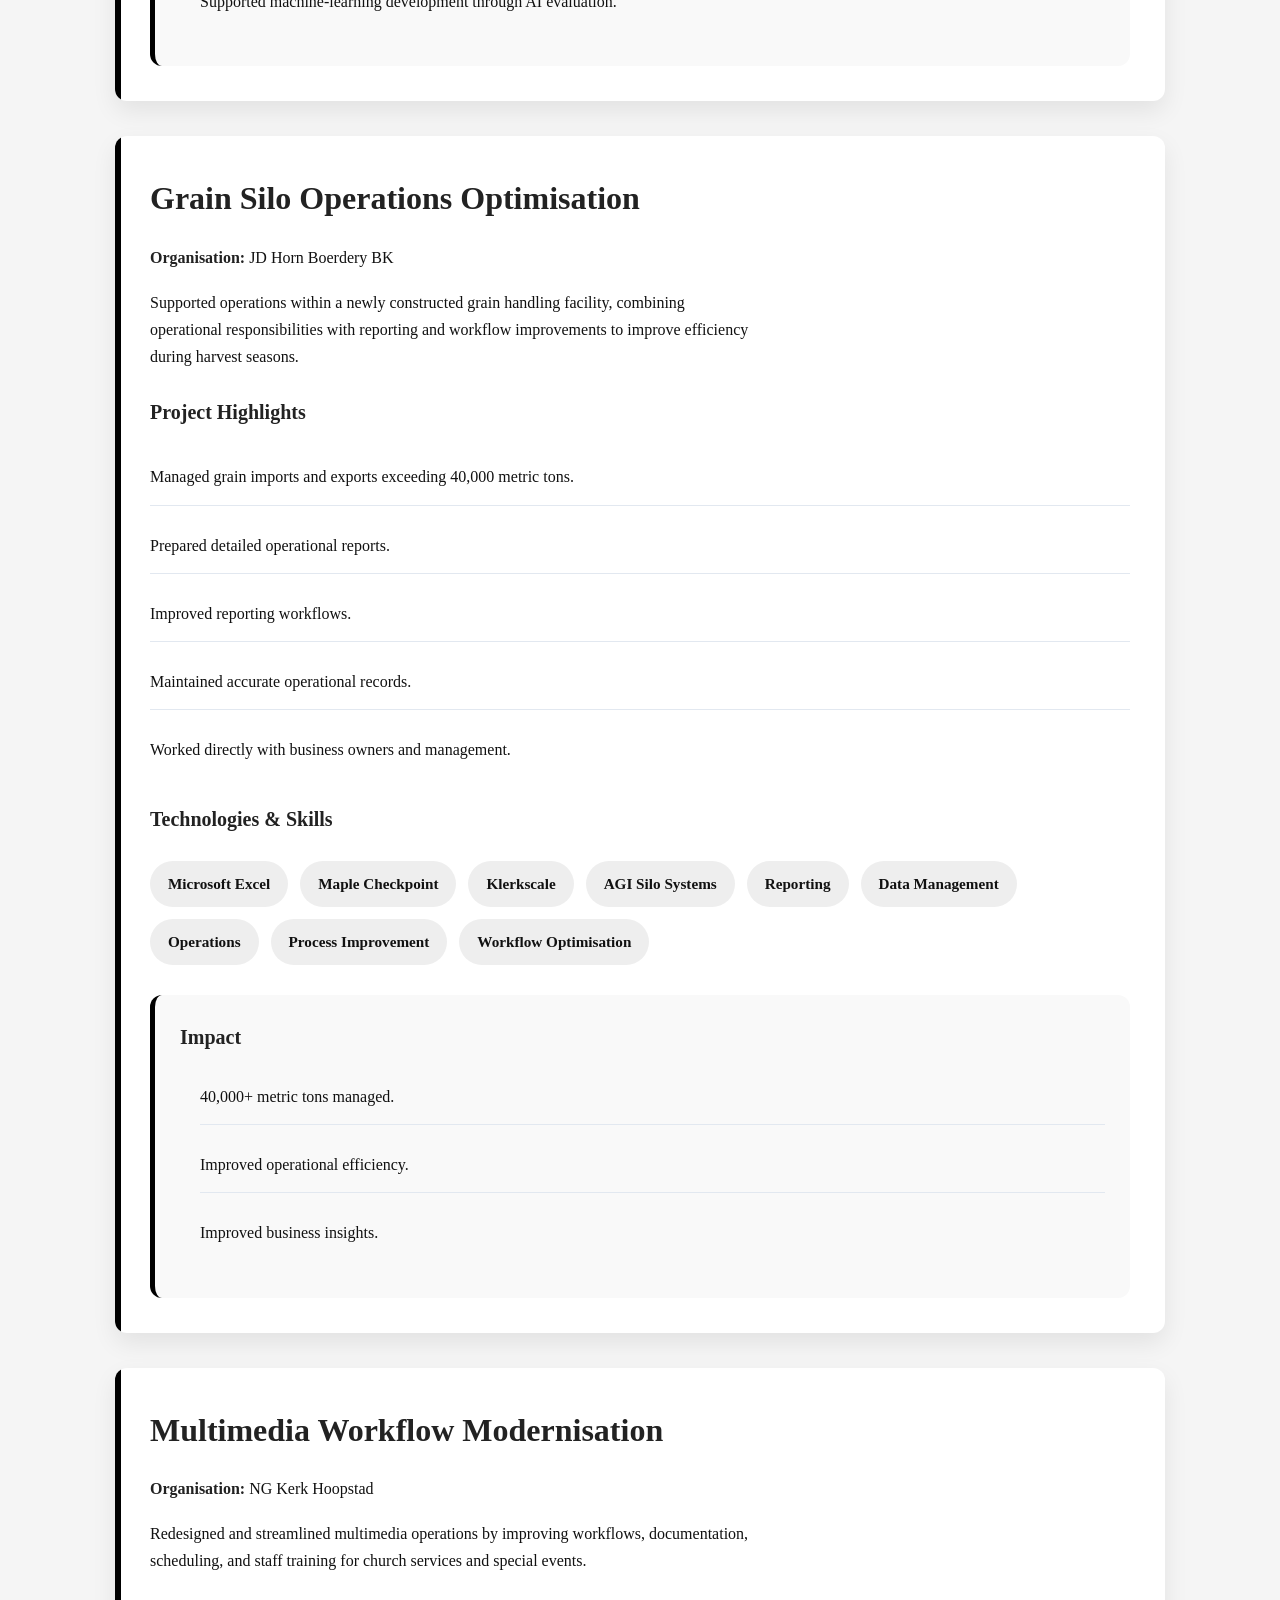
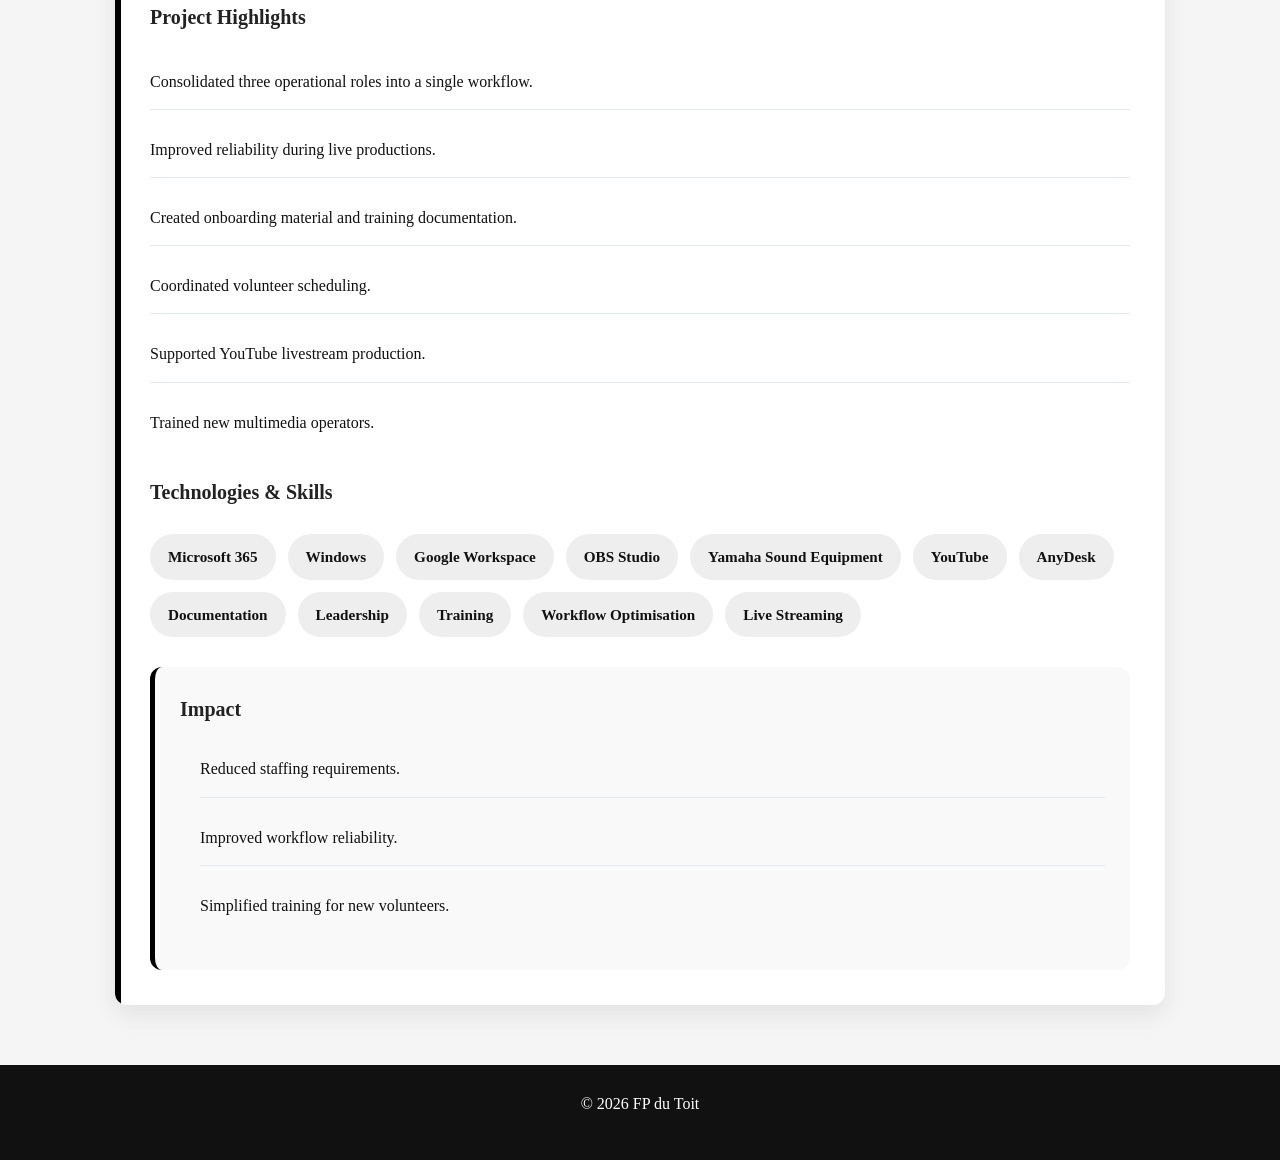
<file: projects.html>
<!DOCTYPE html>
<html lang="en">

<head>

    <meta charset="UTF-8">

    <meta name="viewport"
          content="width=device-width, initial-scale=1.0">

    <title>Professional Portfolio | Projects</title>

    <link rel="icon"
          type="image/png"
          href="images/favicon.png">

    <link rel="preconnect"
          href="https://fonts.googleapis.com">

    <link rel="preconnect"
          href="https://fonts.gstatic.com"
          crossorigin>

    <link href="https://fonts.googleapis.com/css2?family=Poppins:wght@300;400;600;700&display=swap"
          rel="stylesheet">

    <link rel="stylesheet"
          href="style.css">

</head>

<body>

<header class="page-header">

        <h1>Frans-Petrus du Toit</h1>

        <p class="subtitle">
            BSc Information Technology
        </p>

        <p class="tagline">
            Practical IT, Data, & Business solutions.
        </p>

</header>
<nav>
    <a href="index.html">Home</a>
    <a href="work-experience.html">Experience</a>
    <a href="academic-record.html">Academics</a>
    <a href="achievements.html">Achievements</a>
    <a href="skills.html">Skills</a>
    <a href="projects.html" class="active">Projects</a>
    <a href="contact.html">Contact</a>
</nav>

<main>

<section>

<article class="card">

<h2>AI Productivity & Research Projects</h2>

<p>

<strong>Organisation:</strong> Mindrift / Toloka AI

</p>

<p>

Completed more than <strong>23 AI evaluation and productivity
projects</strong> using modern artificial intelligence platforms to
produce structured, high-quality outputs while working independently in
a fully remote environment.

</p>

<h3>Project Highlights</h3>

<ul>

<li>Completed 23+ AI evaluation and productivity projects.</li>

<li>Conducted research across a wide variety of subject areas.</li>

<li>Produced structured reports and high-quality training data.</li>

<li>Evaluated AI-generated responses for quality and accuracy.</li>

<li>Worked independently while meeting strict quality standards and deadlines.</li>

</ul>

<h3>Technologies & Skills</h3>

<div class="skill-tags">

<span>Artificial Intelligence</span>

<span>ChatGPT</span>

<span>Claude</span>

<span>Google Gemini</span>

<span>Microsoft Copilot</span>

<span>Research</span>

<span>Prompt Engineering</span>

<span>Critical Thinking</span>

<span>Data Analysis</span>

</div>

<div class="impact-box">

<h3>Impact</h3>

<ul>

<li>23+ completed AI projects.</li>

<li>Consistently delivered structured, high-quality outputs.</li>

<li>Supported machine-learning development through AI evaluation.</li>

</ul>

</div>

</article>

</section>

<!-- ====================================================== -->

<section>

<article class="card">

<h2>Grain Silo Operations Optimisation</h2>

<p>

<strong>Organisation:</strong> JD Horn Boerdery BK

</p>

<p>

Supported operations within a newly constructed grain handling facility,
combining operational responsibilities with reporting and workflow
improvements to improve efficiency during harvest seasons.

</p>

<h3>Project Highlights</h3>

<ul>

<li>Managed grain imports and exports exceeding 40,000 metric tons.</li>

<li>Prepared detailed operational reports.</li>

<li>Improved reporting workflows.</li>

<li>Maintained accurate operational records.</li>

<li>Worked directly with business owners and management.</li>

</ul>

<h3>Technologies & Skills</h3>

<div class="skill-tags">

<span>Microsoft Excel</span>

<span>Maple Checkpoint</span>

<span>Klerkscale</span>

<span>AGI Silo Systems</span>

<span>Reporting</span>

<span>Data Management</span>

<span>Operations</span>

<span>Process Improvement</span>

<span>Workflow Optimisation</span>

</div>

<div class="impact-box">

<h3>Impact</h3>

<ul>

<li>40,000+ metric tons managed.</li>

<li>Improved operational efficiency.</li>

<li>Improved business insights.</li>

</ul>

</div>

</article>

</section>

<!-- ====================================================== -->

<section>

<article class="card">

<h2>Multimedia Workflow Modernisation</h2>

<p>

<strong>Organisation:</strong> NG Kerk Hoopstad

</p>

<p>

Redesigned and streamlined multimedia operations by improving
workflows, documentation, scheduling, and staff training for church
services and special events.

</p>

<h3>Project Highlights</h3>

<ul>

<li>Consolidated three operational roles into a single workflow.</li>

<li>Improved reliability during live productions.</li>

<li>Created onboarding material and training documentation.</li>

<li>Coordinated volunteer scheduling.</li>

<li>Supported YouTube livestream production.</li>

<li>Trained new multimedia operators.</li>

</ul>

<h3>Technologies & Skills</h3>

<div class="skill-tags">

<span>Microsoft 365</span>

<span>Windows</span>

<span>Google Workspace</span>

<span>OBS Studio</span>

<span>Yamaha Sound Equipment</span>

<span>YouTube</span>

<span>AnyDesk</span>

<span>Documentation</span>

<span>Leadership</span>

<span>Training</span>

<span>Workflow Optimisation</span>

<span>Live Streaming</span>

</div>

<div class="impact-box">

<h3>Impact</h3>

<ul>

<li>Reduced staffing requirements.</li>

<li>Improved workflow reliability.</li>

<li>Simplified training for new volunteers.</li>

</ul>

</div>

</article>

</section>

</main>

<footer>

<p>&copy; 2026 FP du Toit</p>

</footer>

</body>

</html>
</file>
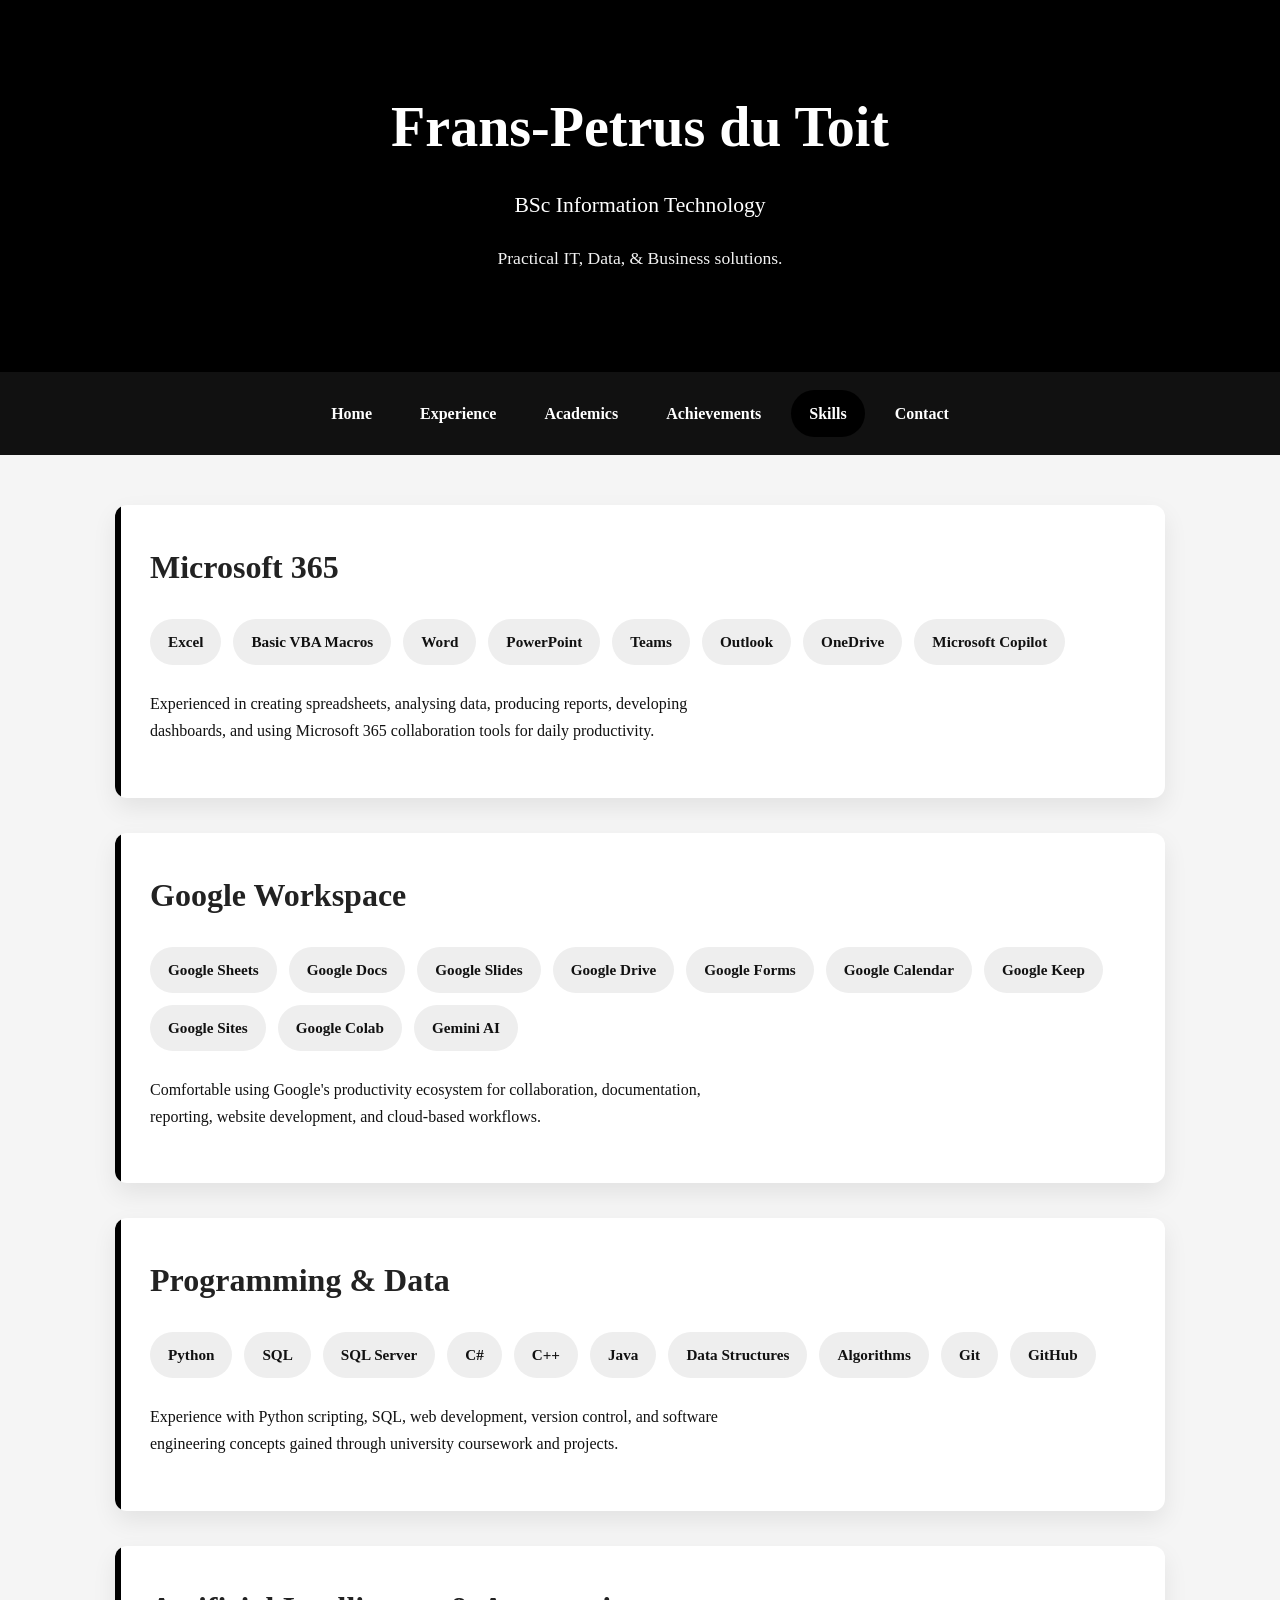
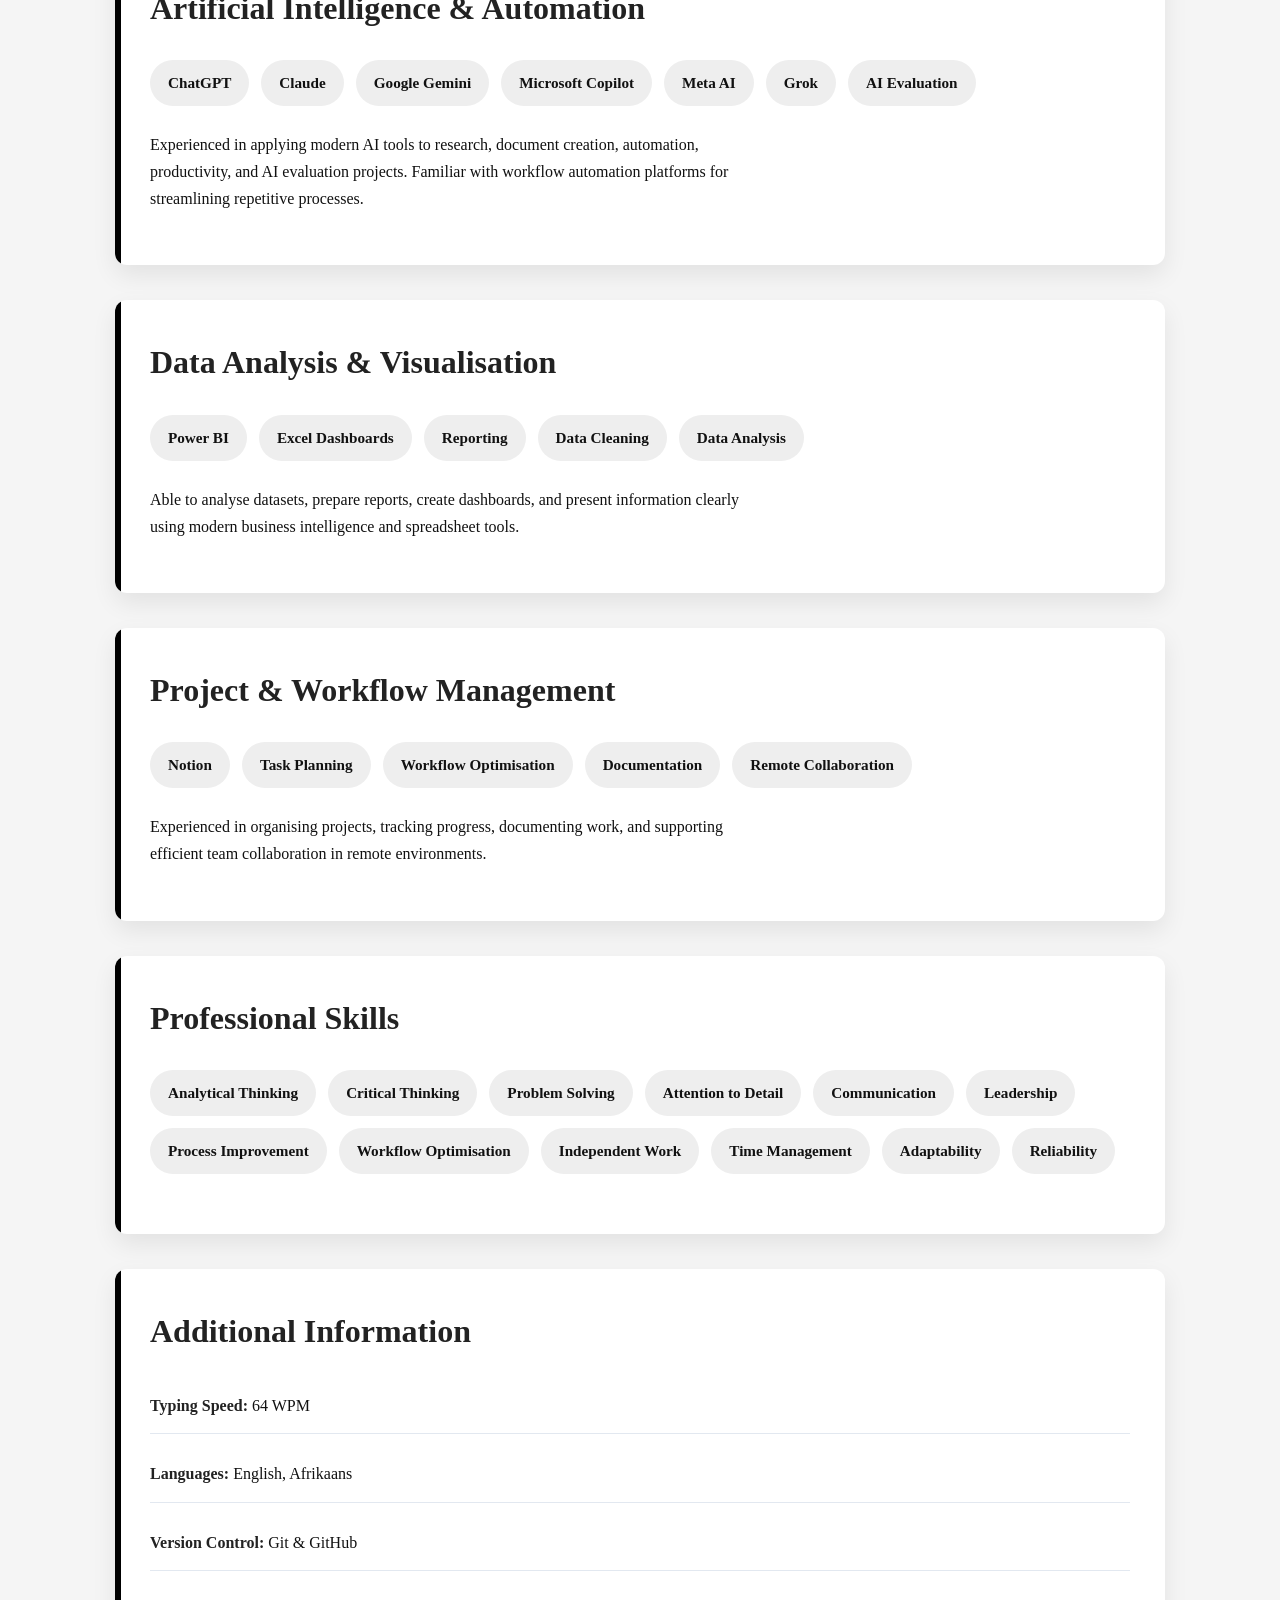
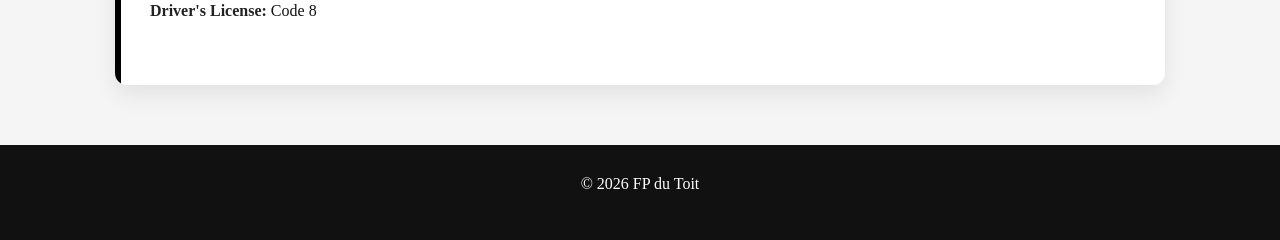
<file: skills.html>
<!DOCTYPE html>
<html lang="en">

<head>

    <meta charset="UTF-8">

    <meta name="viewport"
          content="width=device-width, initial-scale=1.0">

    <title>Professional Portfolio | Skills</title>

    <link rel="icon"
          type="image/png"
          href="images/favicon.png">

    <link rel="preconnect"
          href="https://fonts.googleapis.com">

    <link rel="preconnect"
          href="https://fonts.gstatic.com"
          crossorigin>

    <link href="https://fonts.googleapis.com/css2?family=Poppins:wght@300;400;600;700&display=swap"
          rel="stylesheet">

    <link rel="stylesheet"
          href="style.css">

</head>

<body>

<header class="page-header">

        <h1>Frans-Petrus du Toit</h1>

        <p class="subtitle">
            BSc Information Technology
        </p>

        <p class="tagline">
            Practical IT, Data, & Business solutions.
        </p>

</header>

<nav>
    <a href="index.html">Home</a>
    <a href="work-experience.html">Experience</a>
    <a href="academic-record.html">Academics</a>
    <a href="achievements.html">Achievements</a>
    <a href="skills.html"  class="active">Skills</a>
    <a href="contact.html">Contact</a>
</nav>

<main>

<!-- ===================================================== -->

<section>

<article class="card">

<h2>Microsoft 365</h2>

<div class="skill-tags">

<span>Excel</span>

<span>Basic VBA Macros</span>

<span>Word</span>

<span>PowerPoint</span>

<span>Teams</span>

<span>Outlook</span>

<span>OneDrive</span>

<span>Microsoft Copilot</span>

</div>

<p>

Experienced in creating spreadsheets, analysing data, producing reports,
developing dashboards, and using Microsoft 365 collaboration tools for
daily productivity.

</p>

</article>

</section>

<!-- ===================================================== -->

<section>

<article class="card">

<h2>Google Workspace</h2>

<div class="skill-tags">

<span>Google Sheets</span>

<span>Google Docs</span>

<span>Google Slides</span>

<span>Google Drive</span>

<span>Google Forms</span>

<span>Google Calendar</span>

<span>Google Keep</span>

<span>Google Sites</span>

<span>Google Colab</span>

<span>Gemini AI</span>

</div>

<p>

Comfortable using Google's productivity ecosystem for collaboration,
documentation, reporting, website development, and cloud-based workflows.

</p>

</article>

</section>

<!-- ===================================================== -->

<section>

<article class="card">

<h2>Programming & Data</h2>

<div class="skill-tags">

<span>Python</span>

<span>SQL</span>

<span>SQL Server</span>

<span>C#</span>

<span>C++</span>

<span>Java</span>

<span>Data Structures</span>

<span>Algorithms</span>

<span>Git</span>

<span>GitHub</span>

</div>

<p>

Experience with Python scripting, SQL, web development,
version control, and software engineering concepts gained through
university coursework and projects.

</p>

</article>

</section>

<!-- ===================================================== -->

<section>

<article class="card">

<h2>Artificial Intelligence & Automation</h2>

<div class="skill-tags">

<span>ChatGPT</span>

<span>Claude</span>

<span>Google Gemini</span>

<span>Microsoft Copilot</span>

<span>Meta AI</span>

<span>Grok</span>

<span>AI Evaluation</span>

</div>

<p>

Experienced in applying modern AI tools to research, document creation,
automation, productivity, and AI evaluation projects. Familiar with
workflow automation platforms for streamlining repetitive processes.

</p>

</article>

</section>

<!-- ===================================================== -->

<section>

<article class="card">

<h2>Data Analysis & Visualisation</h2>

<div class="skill-tags">

<span>Power BI</span>

<span>Excel Dashboards</span>

<span>Reporting</span>

<span>Data Cleaning</span>

<span>Data Analysis</span>

</div>

<p>

Able to analyse datasets, prepare reports, create dashboards, and present
information clearly using modern business intelligence and spreadsheet
tools.

</p>

</article>

</section>

<!-- ===================================================== -->

<section>

<article class="card">

<h2>Project & Workflow Management</h2>

<div class="skill-tags">

<span>Notion</span>

<span>Task Planning</span>

<span>Workflow Optimisation</span>

<span>Documentation</span>

<span>Remote Collaboration</span>

</div>

<p>

Experienced in organising projects, tracking progress, documenting work,
and supporting efficient team collaboration in remote environments.

</p>

</article>

</section>

<!-- ===================================================== -->

<section>

<article class="card">

<h2>Professional Skills</h2>

<div class="skill-tags">

<span>Analytical Thinking</span>

<span>Critical Thinking</span>

<span>Problem Solving</span>

<span>Attention to Detail</span>

<span>Communication</span>

<span>Leadership</span>

<span>Process Improvement</span>

<span>Workflow Optimisation</span>

<span>Independent Work</span>

<span>Time Management</span>

<span>Adaptability</span>

<span>Reliability</span>

</div>

</article>

</section>

<!-- ===================================================== -->

<section>

<article class="card">

<h2>Additional Information</h2>

<ul>

<li><strong>Typing Speed:</strong> 64 WPM</li>

<li><strong>Languages:</strong> English, Afrikaans</li>

<li><strong>Version Control:</strong> Git & GitHub</li>

<li><strong>Driver's License:</strong> Code 8</li>

</ul>

</article>

</section>

</main>

<footer>

<p>&copy; 2026 FP du Toit</p>

</footer>

</body>

</html>
</file>
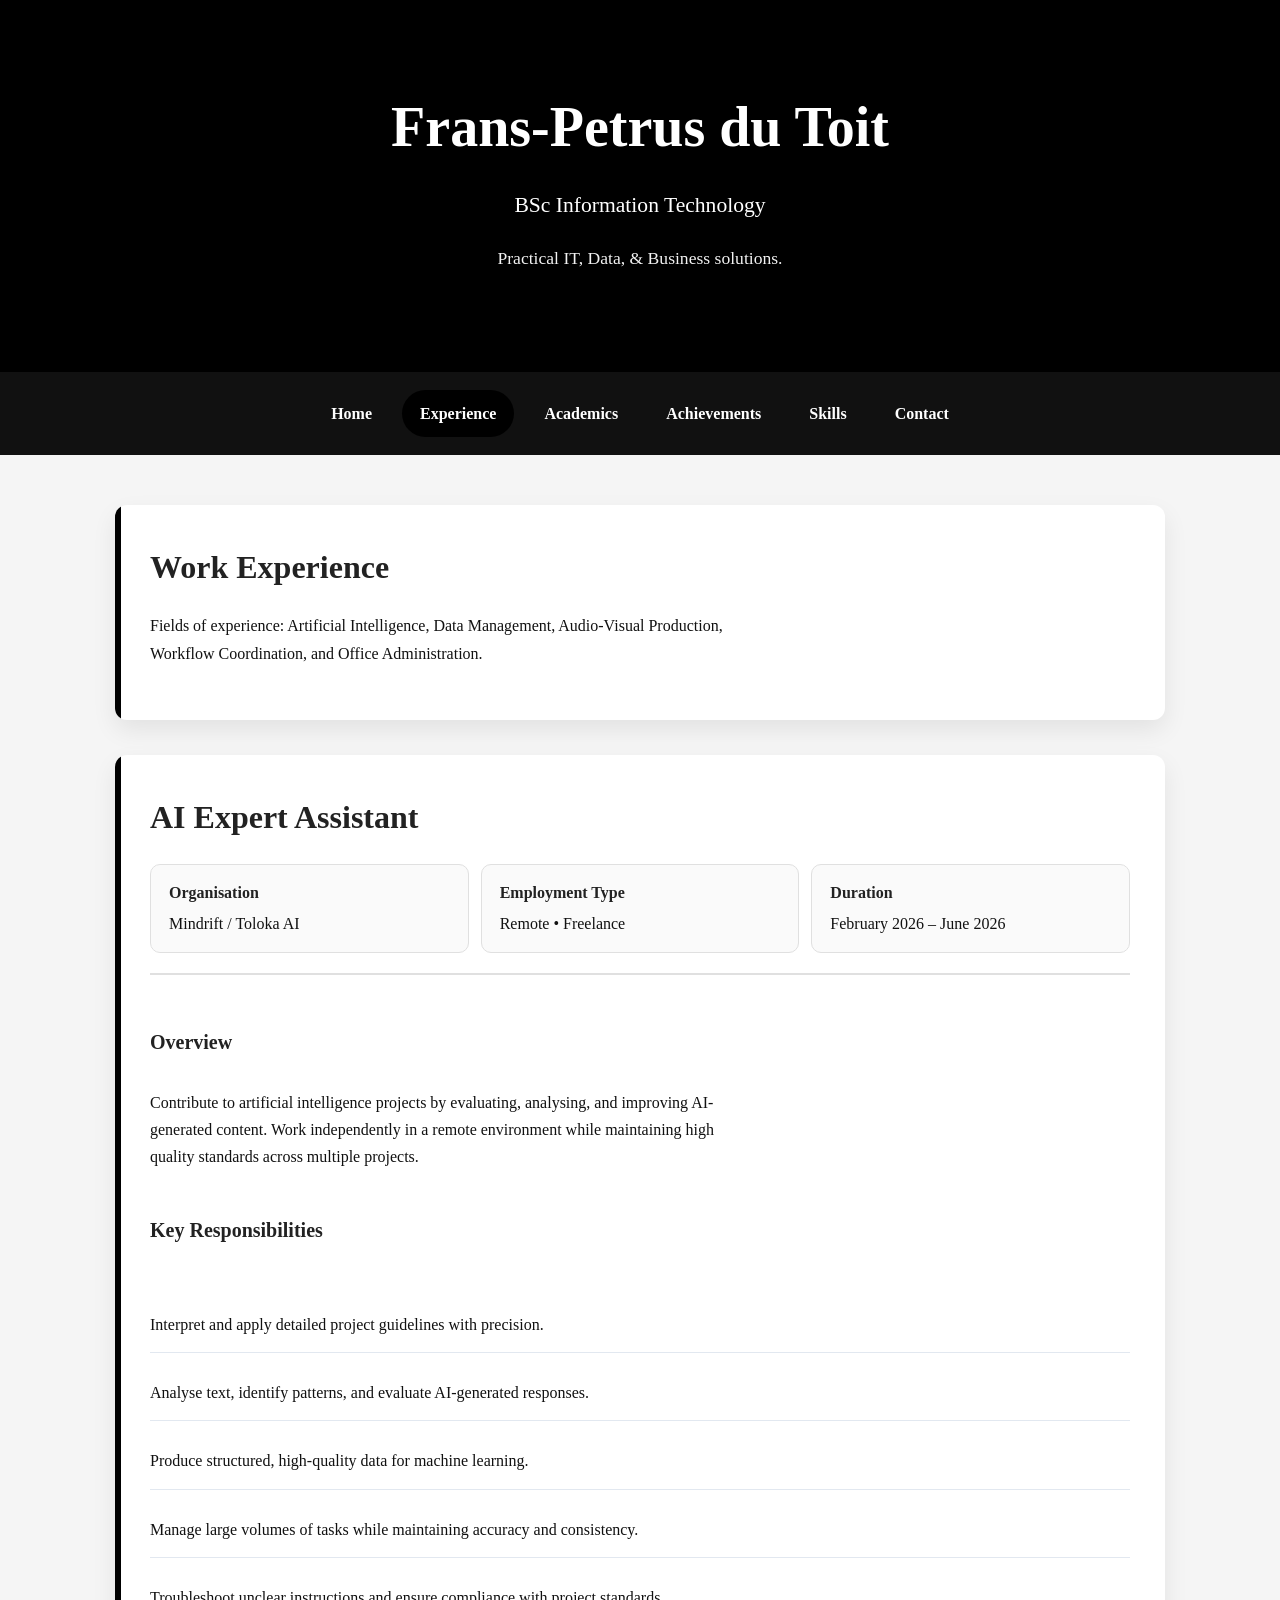
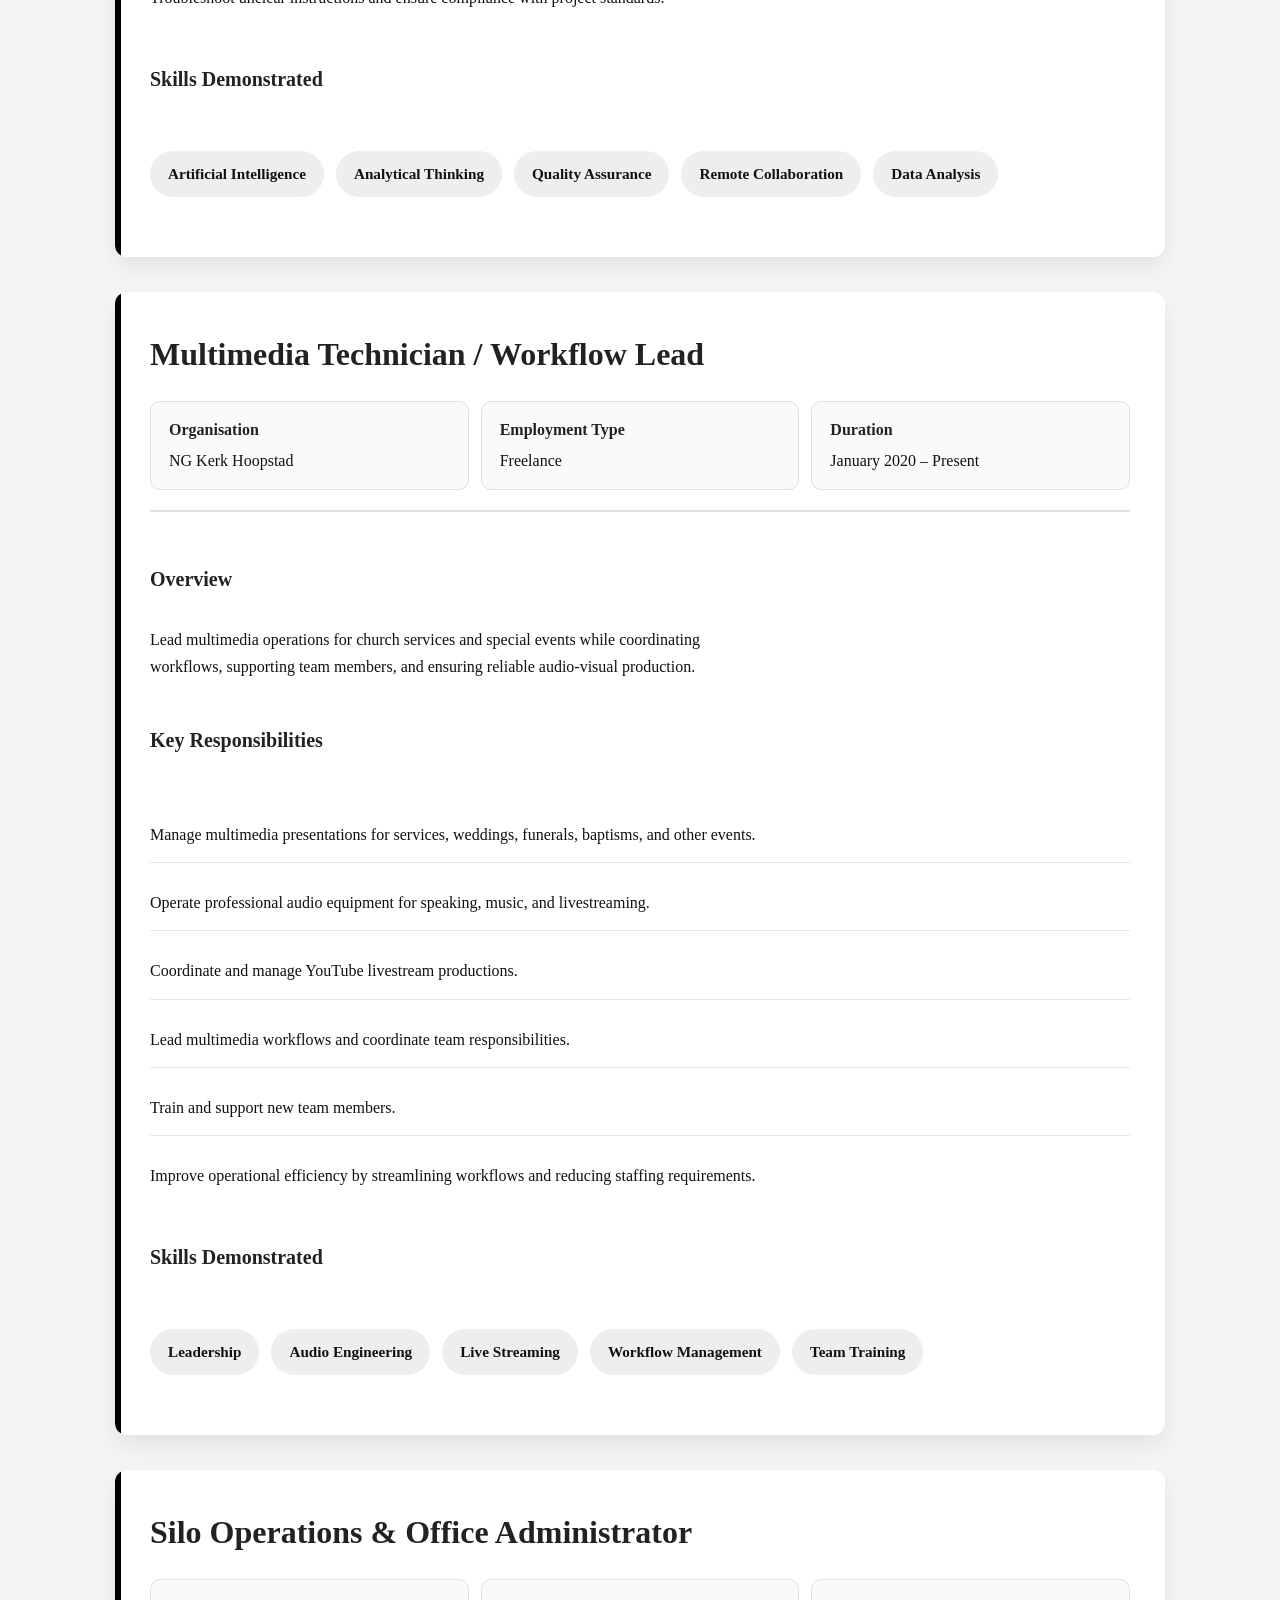
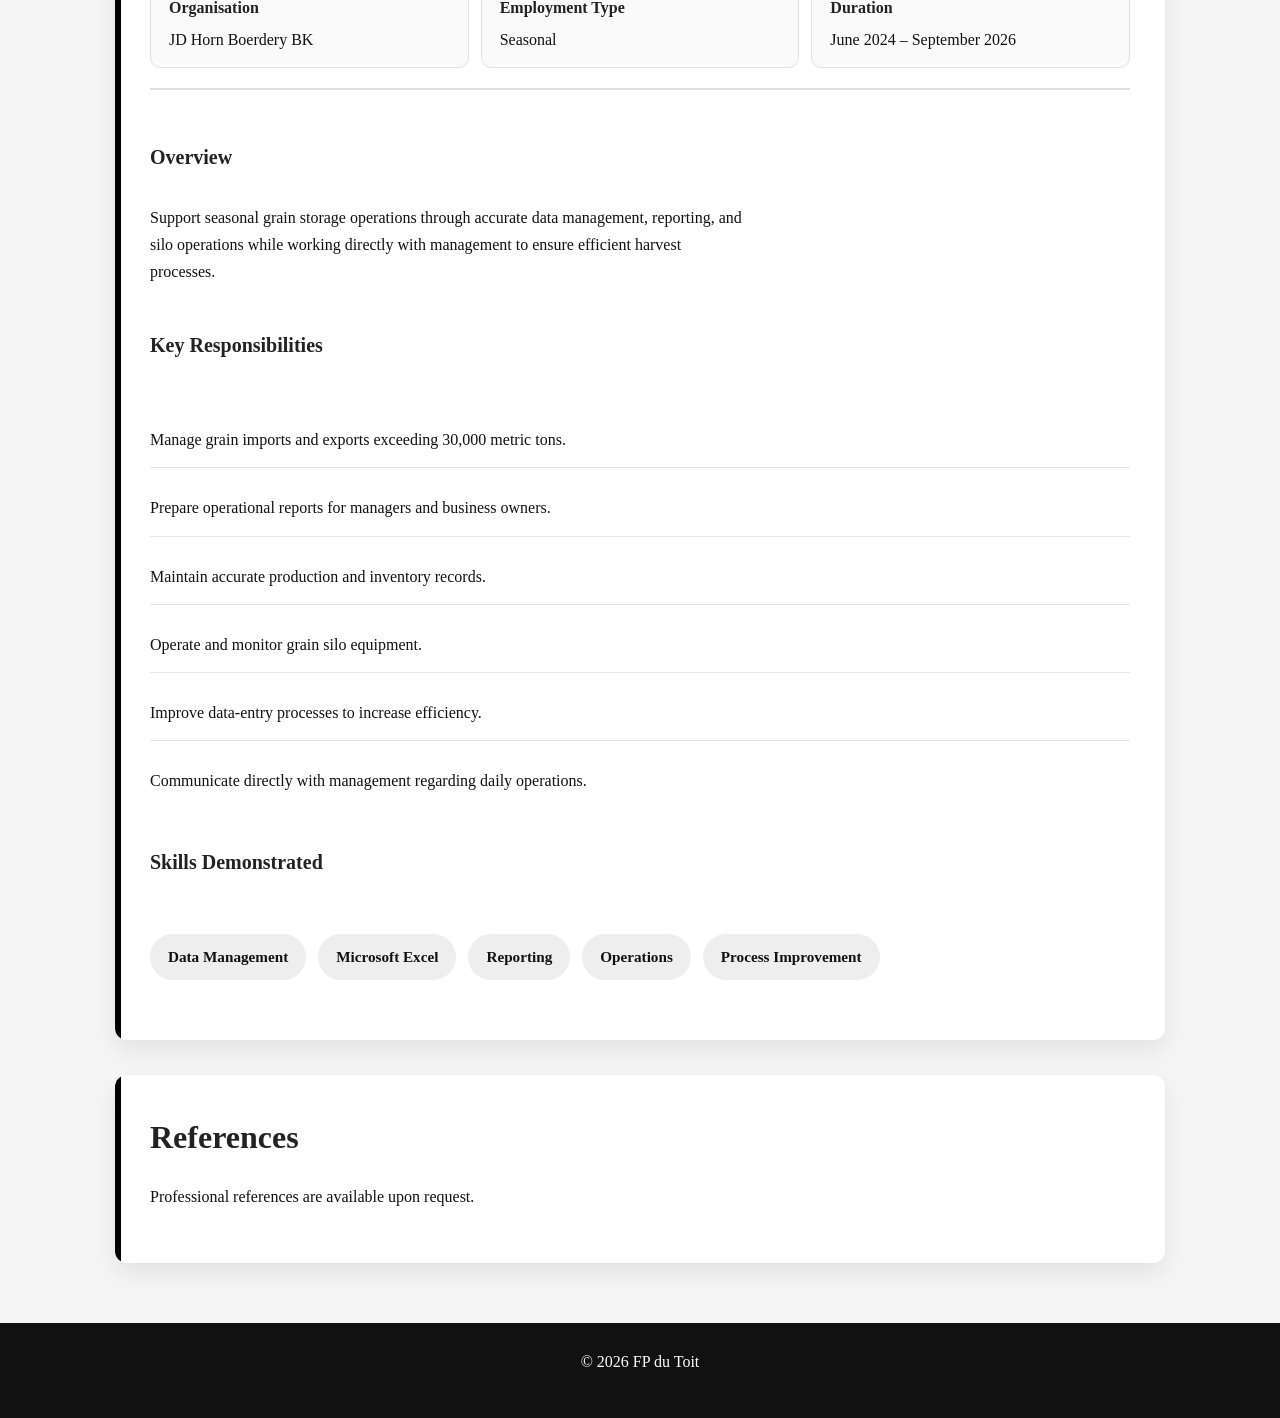
<file: work-experience.html>
<!DOCTYPE html>
<html lang="en">

<head>

    <meta charset="UTF-8">
    <meta name="viewport" content="width=device-width, initial-scale=1.0">

    <title>Professional Portfolio | Work Experience</title>

    <!-- Google Font -->
    <link rel="preconnect" href="https://fonts.googleapis.com">
    <link rel="preconnect" href="https://fonts.gstatic.com" crossorigin>

    <link href="https://fonts.googleapis.com/css2?family=Poppins:wght@300;400;600;700&display=swap"
        rel="stylesheet">

    <!-- Stylesheet -->
    <link rel="stylesheet" href="style.css">

    <!-- Favicon -->
    <link rel="icon" type="image/png" href="images/favicon.png">

</head>

<body>

    <!-- =========================
         Header
    ========================== -->

    <header class="page-header">

        <h1>Frans-Petrus du Toit</h1>

        <p class="subtitle">
            BSc Information Technology
        </p>

        <p class="tagline">
            Practical IT, Data, & Business solutions.
        </p>

    </header>

    <!-- =========================
         Navigation
    ========================== -->

    <nav>
        <a href="index.html">Home</a>
        <a href="work-experience.html" class="active">Experience</a>
        <a href="academic-record.html">Academics</a>
        <a href="achievements.html">Achievements</a>
        <a href="skills.html">Skills</a>
        <a href="contact.html">Contact</a>
    </nav>

    <!-- =========================
         Main Content
    ========================== -->

    <main>

        <!-- Introduction -->

        <article class="card">

            <h2>Work Experience</h2>

            <p>
                Fields of experience: Artificial Intelligence, Data Management, Audio-Visual Production, Workflow Coordination, and Office Administration.
            </p>

        </article>

        <!-- AI Expert Assistant -->

        <article class="card">

            <header>

                <h2>AI Expert Assistant</h2>
                <div class="job-meta">

                    <div>
                        <strong>Organisation</strong>
                        Mindrift / Toloka AI
                    </div>

                    <div>
                        <strong>Employment Type</strong>
                        Remote • Freelance
                    </div>

                    <div>
                        <strong>Duration</strong>
                        February 2026 – June 2026
                    </div>

                </div>

            </header>

            <section>

                <h3>Overview</h3>

                <p>
                    Contribute to artificial intelligence projects by evaluating,
                    analysing, and improving AI-generated content. Work
                    independently in a remote environment while maintaining high
                    quality standards across multiple projects.
                </p>

            </section>

            <section>

                <h3>Key Responsibilities</h3>

                <ul>

                    <li>Interpret and apply detailed project guidelines with precision.</li>

                    <li>Analyse text, identify patterns, and evaluate AI-generated responses.</li>

                    <li>Produce structured, high-quality data for machine learning.</li>

                    <li>Manage large volumes of tasks while maintaining accuracy and consistency.</li>

                    <li>Troubleshoot unclear instructions and ensure compliance with project standards.</li>

                </ul>

            </section>

            <section>

                <h3>Skills Demonstrated</h3>

                <div class="skill-tags">

                    <span>Artificial Intelligence</span>
                    <span>Analytical Thinking</span>
                    <span>Quality Assurance</span>
                    <span>Remote Collaboration</span>
                    <span>Data Analysis</span>

                </div>

            </section>

        </article>

        <!-- Multimedia Technician -->

        <article class="card">

            <header>

                <h2>Multimedia Technician / Workflow Lead</h2>
                <div class="job-meta">

                    <div>
                        <strong>Organisation</strong>
                        NG Kerk Hoopstad
                    </div>

                    <div>
                        <strong>Employment Type</strong>
                        Freelance
                    </div>

                    <div>
                        <strong>Duration</strong>
                        <time datetime="2020-01">January 2020</time> – Present
                    </div>

                </div>

            </header>

            <section>

                <h3>Overview</h3>

                <p>
                    Lead multimedia operations for church services and special
                    events while coordinating workflows, supporting team members,
                    and ensuring reliable audio-visual production.
                </p>

            </section>

            <section>

                <h3>Key Responsibilities</h3>

                <ul>

                    <li>Manage multimedia presentations for services, weddings, funerals, baptisms, and other events.</li>

                    <li>Operate professional audio equipment for speaking, music, and livestreaming.</li>

                    <li>Coordinate and manage YouTube livestream productions.</li>

                    <li>Lead multimedia workflows and coordinate team responsibilities.</li>

                    <li>Train and support new team members.</li>

                    <li>Improve operational efficiency by streamlining workflows and reducing staffing requirements.</li>

                </ul>

            </section>

            <section>

                <h3>Skills Demonstrated</h3>

                <div class="skill-tags">

                    <span>Leadership</span>
                    <span>Audio Engineering</span>
                    <span>Live Streaming</span>
                    <span>Workflow Management</span>
                    <span>Team Training</span>

                </div>

            </section>

        </article>

        <!-- Silo Technician -->

        <article class="card">

            <header>

                <h2>Silo Operations & Office Administrator</h2>
                <div class="job-meta">

                    <div>
                        <strong>Organisation</strong>
                        JD Horn Boerdery BK
                    </div>

                    <div>
                        <strong>Employment Type</strong>
                        Seasonal
                    </div>

                    <div>
                        <strong>Duration</strong>
                        <time datetime="2024-06">June 2024</time> – September 2026
                    </div>

                </div>

            </header>

            <section>

                <h3>Overview</h3>

                <p>
                    Support seasonal grain storage operations through accurate
                    data management, reporting, and silo operations while
                    working directly with management to ensure efficient harvest
                    processes.
                </p>

            </section>

            <section>

                <h3>Key Responsibilities</h3>

                <ul>

                    <li>Manage grain imports and exports exceeding 30,000 metric tons.</li>

                    <li>Prepare operational reports for managers and business owners.</li>

                    <li>Maintain accurate production and inventory records.</li>

                    <li>Operate and monitor grain silo equipment.</li>

                    <li>Improve data-entry processes to increase efficiency.</li>

                    <li>Communicate directly with management regarding daily operations.</li>

                </ul>

            </section>

            <section>

                <h3>Skills Demonstrated</h3>

                <div class="skill-tags">

                    <span>Data Management</span>
                    <span>Microsoft Excel</span>
                    <span>Reporting</span>
                    <span>Operations</span>
                    <span>Process Improvement</span>

                </div>

            </section>

        </article>

        <!-- References -->

        <article class="card">

            <h2>References</h2>

            <p>
                Professional references are available upon request.
            </p>

        </article>

    </main>

    <!-- =========================
         Footer
    ========================== -->

    <footer>

        <p>&copy; 2026 FP du Toit</p>

    </footer>

</body>

</html>
</file>
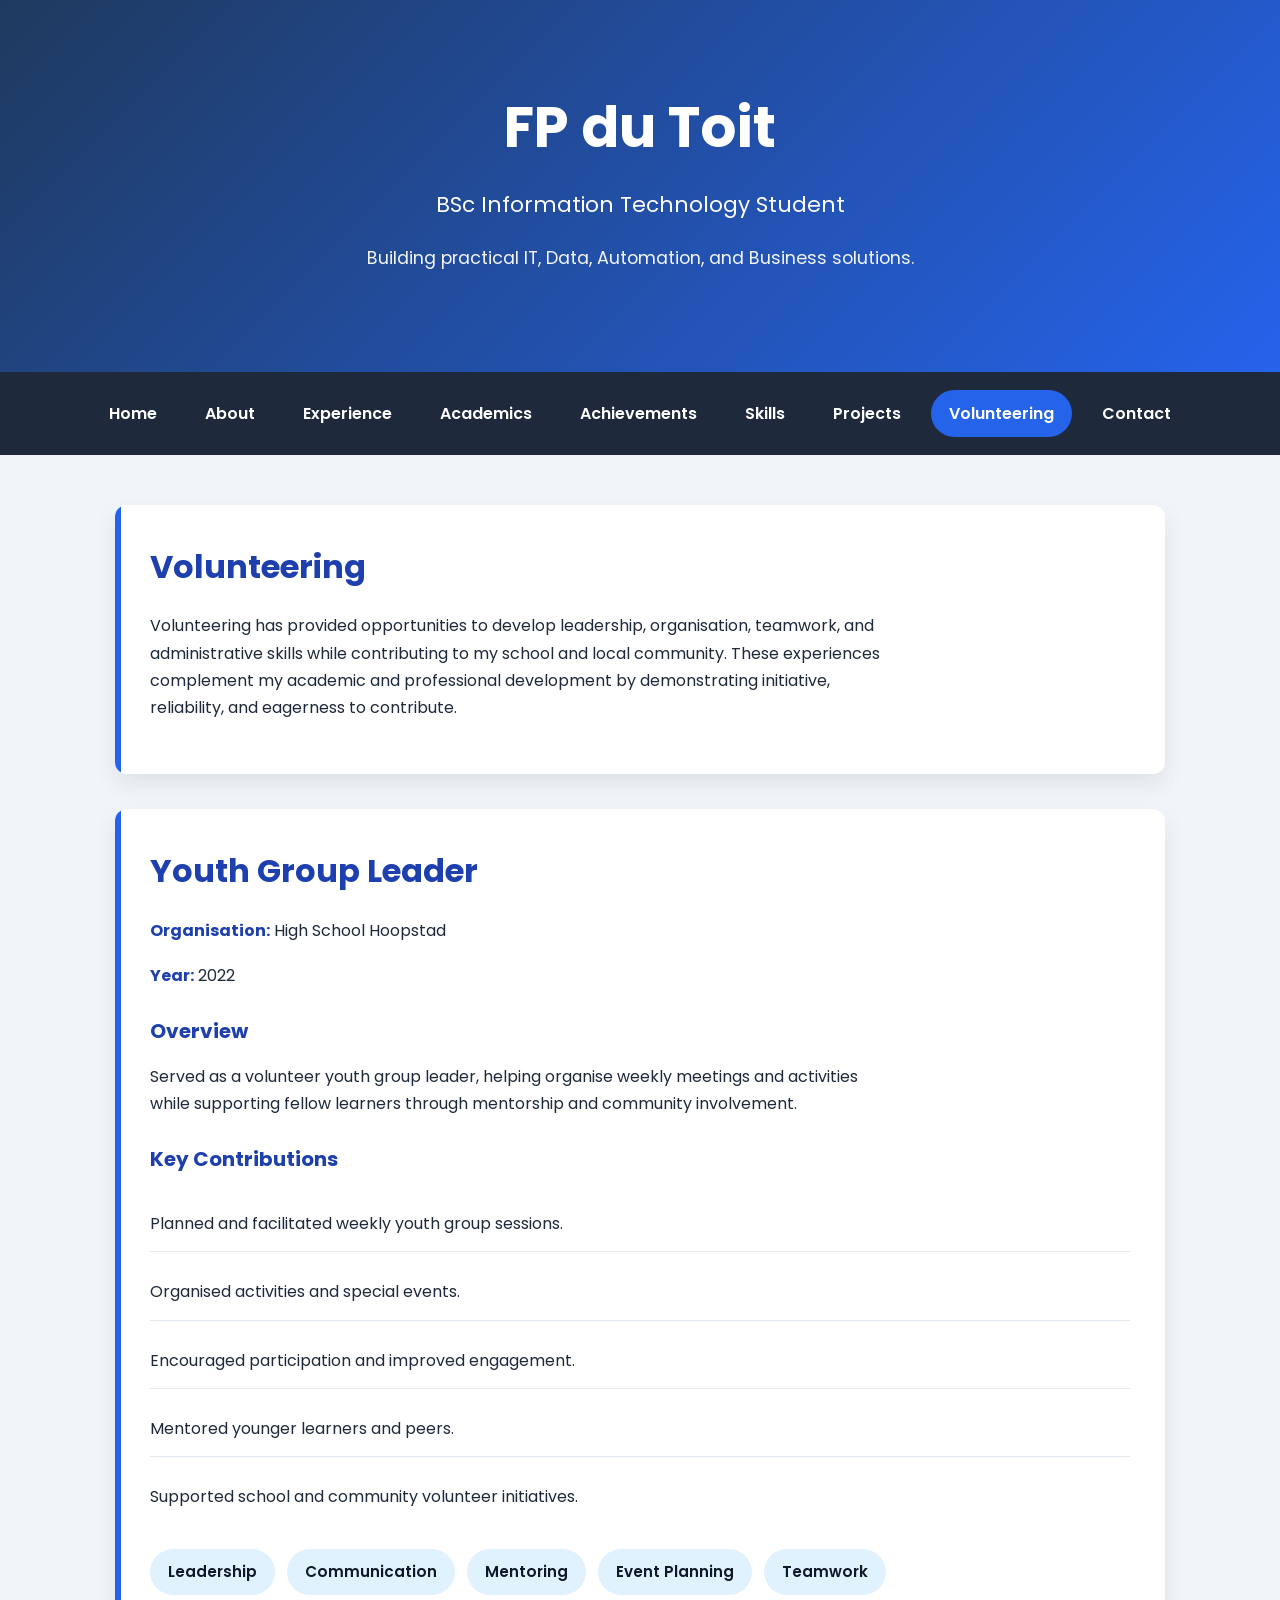
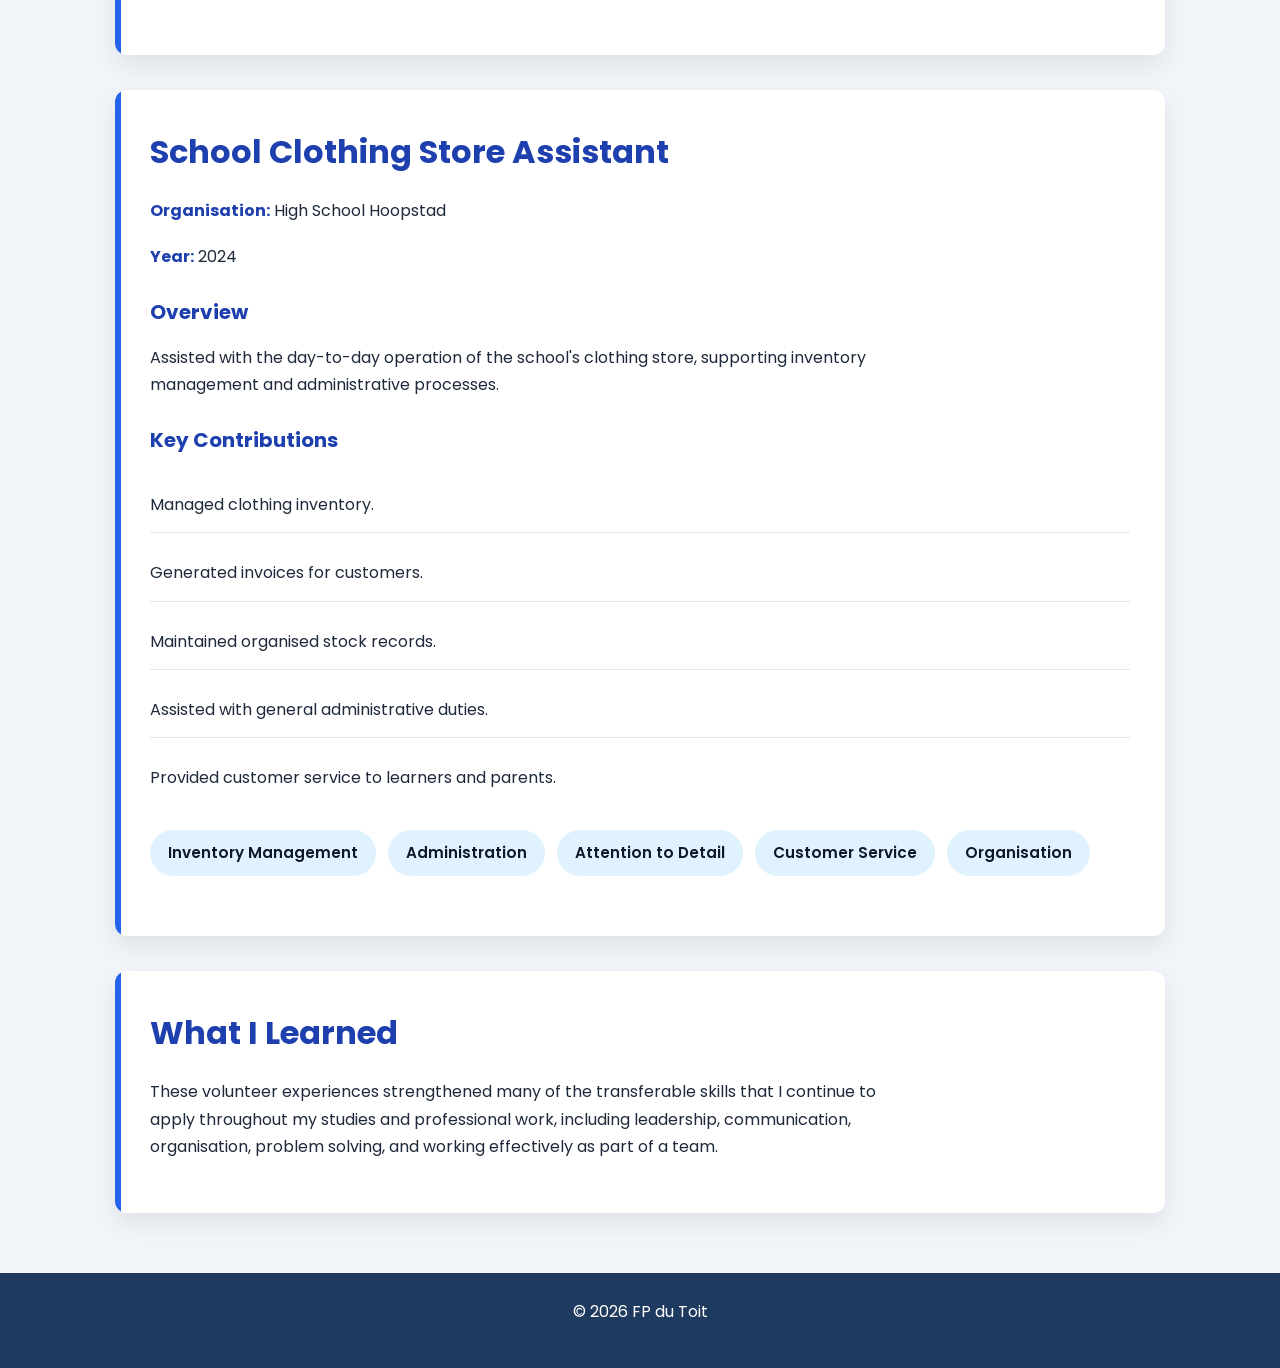
<file: Archive/volunteering.html>
<!DOCTYPE html>
<html lang="en">

<head>

    <meta charset="UTF-8">

    <meta name="viewport" content="width=device-width, initial-scale=1.0">

    <title>Professional Portfolio | Volunteering</title>

    <link rel="icon"
          type="image/png"
          href="images/favicon.png">

    <link rel="preconnect" href="https://fonts.googleapis.com">

    <link rel="preconnect"
          href="https://fonts.gstatic.com"
          crossorigin>

    <link href="https://fonts.googleapis.com/css2?family=Poppins:wght@300;400;600;700&display=swap"
          rel="stylesheet">

    <link rel="stylesheet" href="style.css">

</head>

<body>

<header class="page-header">

        <h1>FP du Toit</h1>

        <p class="subtitle">
            BSc Information Technology Student
        </p>

        <p class="tagline">
            Building practical IT, Data, Automation, and Business solutions.
        </p>

</header>

<nav>

    <a href="index.html">Home</a>

    <a href="about.html">About</a>

    <a href="work-experience.html">Experience</a>

    <a href="academic-record.html">Academics</a>

    <a href="achievements.html">Achievements</a>

    <a href="skills.html">Skills</a>

    <a href="projects.html">Projects</a>

    <a href="volunteering.html" class="active">Volunteering</a>

    <a href="contact.html">Contact</a>

</nav>

<main>

<section>

<article class="card">

<h2>Volunteering</h2>

<p>

Volunteering has provided opportunities to develop leadership,
organisation, teamwork, and administrative skills while contributing
to my school and local community. These experiences complement my
academic and professional development by demonstrating initiative,
reliability, and eagerness to contribute.

</p>

</article>

</section>

<!-- ====================================================== -->

<section>

<article class="card">

<h2>Youth Group Leader</h2>

<p>

<strong>Organisation:</strong> High School Hoopstad

</p>

<p>

<strong>Year:</strong> 2022

</p>

<h3>Overview</h3>

<p>

Served as a volunteer youth group leader, helping organise weekly
meetings and activities while supporting fellow learners through
mentorship and community involvement.

</p>

<h3>Key Contributions</h3>

<ul>

<li>Planned and facilitated weekly youth group sessions.</li>

<li>Organised activities and special events.</li>

<li>Encouraged participation and improved engagement.</li>

<li>Mentored younger learners and peers.</li>

<li>Supported school and community volunteer initiatives.</li>

</ul>

<div class="skill-tags">

<span>Leadership</span>

<span>Communication</span>

<span>Mentoring</span>

<span>Event Planning</span>

<span>Teamwork</span>

</div>

</article>

</section>

<!-- ====================================================== -->

<section>

<article class="card">

<h2>School Clothing Store Assistant</h2>

<p>

<strong>Organisation:</strong> High School Hoopstad

</p>

<p>

<strong>Year:</strong> 2024

</p>

<h3>Overview</h3>

<p>

Assisted with the day-to-day operation of the school's clothing store,
supporting inventory management and administrative processes.

</p>

<h3>Key Contributions</h3>

<ul>

<li>Managed clothing inventory.</li>

<li>Generated invoices for customers.</li>

<li>Maintained organised stock records.</li>

<li>Assisted with general administrative duties.</li>

<li>Provided customer service to learners and parents.</li>

</ul>

<div class="skill-tags">

<span>Inventory Management</span>

<span>Administration</span>

<span>Attention to Detail</span>

<span>Customer Service</span>

<span>Organisation</span>

</div>

</article>

</section>

<!-- ====================================================== -->

<section>

<article class="card">

<h2>What I Learned</h2>

<p>

These volunteer experiences strengthened many of the transferable skills
that I continue to apply throughout my studies and professional work,
including leadership, communication, organisation, problem solving,
and working effectively as part of a team.

</p>

</article>

</section>

</main>

<footer>

<p>&copy; 2026 FP du Toit</p>

</footer>

</body>

</html>
</file>
<file: style.css>
/* =========================================================
   FP du Toit Professional Portfolio - Main Stylesheet
========================================================= */

/* =========================================================
   CSS Variables
========================================================= */

:root {
    --primary: #000000;
    --primary-dark: #222222;
    --secondary: #555555;

    --background: #f5f5f5;
    --surface: #ffffff;

    --text: #111111;
    --text-light: #666666;

    --border: #e0e0e0;

    --shadow: 0 10px 25px rgba(0, 0, 0, .08);

    --radius: 12px;
}

/* =========================================================
   Reset
========================================================= */

* {
    margin: 0;
    padding: 0;
    box-sizing: border-box;
}

html {
    scroll-behavior: smooth;
}

/* =========================================================
   Base Styles
========================================================= */

body {
    font-family: 'Alice', Georgia, serif;
    line-height: 1.7;
    color: var(--text);
    background: var(--background);
}

img {
    max-width: 100%;
    display: block;
}

/* =========================================================
   Typography
========================================================= */

h1 {
    font-size: 3.5rem;
    font-weight: 700;
    margin-bottom: 12px;
}

h2 {
    color: var(--primary-dark);
    font-size: 2rem;
    margin-bottom: 18px;
}

h3 {
    color: var(--secondary);
    font-size: 1.25rem;
    margin: 25px 0 12px;
}

p {
    margin-bottom: 18px;
}

main p {
    max-width: 75ch;
}

/* =========================================================
   Header
========================================================= */

.page-header {
    background: #000000;
    color: white;
    text-align: center;
    padding: 80px 20px;
}

.subtitle {
    font-size: 1.35rem;
    font-weight: 400;
    margin-top: 10px;
}

.tagline {
    margin-top: 20px;
    font-size: 1.1rem;
    opacity: .95;
}

/* =========================================================
   Navigation
========================================================= */

nav {
    background: #111111;
    display: flex;
    justify-content: center;
    flex-wrap: wrap;
    gap: 12px;
    padding: 18px;
}

nav a {
    color: white;
    text-decoration: none;
    padding: 10px 18px;
    border-radius: 999px;
    font-weight: 600;
    transition: all .25s ease;
}

nav a:hover {
    background: rgba(255,255,255,.15);
}

nav a.active {
    background: var(--primary);
}

/* =========================================================
   Main Layout
========================================================= */

main {
    max-width: 1100px;
    margin: 50px auto;
    padding: 0 25px;
    display: flex;
    flex-direction: column;
    gap: 35px;
}

section {
    display: flex;
    flex-direction: column;
    gap: 15px;
}

/* =========================================================
   Cards
========================================================= */

.card {
    position: relative;
    overflow: hidden;
    background: var(--surface);
    border-radius: var(--radius);
    padding: 35px;
    box-shadow: var(--shadow);
    transition: transform .25s ease, box-shadow .25s ease;
}

.card:hover {
    transform: translateY(-5px);
    box-shadow: 0 18px 35px rgba(0,0,0,.10);
}

.card::before {
    content: "";
    position: absolute;
    left: 0;
    top: 0;
    width: 6px;
    height: 100%;
    background: var(--primary);
}

/* =========================================================
   Card Headers
========================================================= */

.card header {
    border-bottom: 2px solid var(--border);
    padding-bottom: 20px;
    margin-bottom: 25px;
}

.card header h2 {
    color: var(--primary-dark);
    font-size: 2rem;
    margin-bottom: 16px;
}

.card header p {
    color: var(--text);
    font-size: 1rem;
    margin-bottom: 10px;
}

.card header strong {
    color: var(--primary-dark);
    font-weight: 600;
}

.job-meta {
    display: grid;
    grid-template-columns: repeat(auto-fit, minmax(220px, 1fr));
    gap: 12px;
    margin-top: 20px;
}

.job-meta div {
    background: #fafafa;
    padding: 14px 18px;
    border-radius: 10px;
    border: 1px solid var(--border);
}

.job-meta strong {
    display: block;
    color: var(--primary-dark);
    margin-bottom: 4px;
}

/* =========================================================
   Buttons
========================================================= */

.button {
    display: inline-flex;
    align-items: center;
    justify-content: center;
    gap: 8px;
    margin-top: 15px;
    margin-right: 12px;
    padding: 14px 28px;
    background: var(--primary);
    color: white;
    text-decoration: none;
    font-weight: 600;
    border-radius: 999px;
    transition: all .25s ease;
}

.button:hover {
    transform: translateY(-3px);
    box-shadow: 0 10px 18px rgba(0,0,0,.20);
}

.button.secondary {
    background: var(--secondary);
}

.button.secondary:hover {
    background: #333333;
}

/* =========================================================
   Lists
========================================================= */

ul {
    margin-left: 25px;
}

li {
    margin-bottom: 10px;
}

/* =========================================================
   Skill Tags
========================================================= */

.skill-tags {
    display: flex;
    flex-wrap: wrap;
    gap: 12px;
    margin: 25px 0;
}

.skill-tags span {
    display: inline-block;
    padding: 10px 18px;
    background: #eeeeee;
    color: #111111;
    border-radius: 999px;
    font-size: .95rem;
    font-weight: 600;
    transition: transform .2s ease, background .2s ease, color .2s ease, box-shadow .2s ease;
}

.skill-tags span:hover {
    background: var(--primary);
    color: white;
    transform: translateY(-2px);
    box-shadow: 0 8px 20px rgba(0,0,0,.20);
}

/* =========================================================
   Statistics Cards
========================================================= */

.stats-grid {
    display: grid;
    grid-template-columns: repeat(auto-fit, minmax(220px, 1fr));
    gap: 25px;
}

.stat-card {
    background: var(--surface);
    text-align: center;
    padding: 35px 20px;
    border-radius: var(--radius);
    box-shadow: var(--shadow);
    transition: transform .25s ease;
}

.stat-card:hover {
    transform: translateY(-4px);
}

.stat-card h2 {
    color: var(--primary);
    font-size: 2.7rem;
    margin-bottom: 8px;
}

.stat-card p {
    margin: 0;
    color: var(--text-light);
    font-weight: 600;
}

/* =========================================================
   Academic Years
========================================================= */

#academic-years {
    display: flex;
    flex-direction: column;
    gap: 35px;
}

/* =========================================================
   Academic Tables
========================================================= */

.results-table {
    width: 100%;
    border-collapse: collapse;
    margin-top: 20px;
}

.results-table th {
    background: var(--primary);
    color: white;
    text-align: left;
    padding: 14px;
}

.results-table td {
    padding: 14px;
    border-bottom: 1px solid var(--border);
}

.results-table tr:hover {
    background: #fafafa;
}

/* =========================================================
   Forms
========================================================= */

input,
textarea {
    width: 100%;
    padding: 12px;
    border: 1px solid var(--border);
    border-radius: 8px;
    font: inherit;
}

textarea {
    resize: vertical;
}

/* =========================================================
   Footer
========================================================= */

footer {
    background: #111111;
    color: white;
    text-align: center;
    padding: 25px;
    margin-top: 60px;
}

/* =========================================================
   Responsive Design
========================================================= */

@media (max-width: 768px) {
    h1 { font-size: 2.5rem; }
    h2 { font-size: 1.7rem; }

    main { padding: 0 18px; }
    .card { padding: 25px; }

    nav { gap: 8px; }
    nav a { padding: 8px 14px; font-size: .95rem; }

    .results-table { font-size: .9rem; }

    .skill-tags { gap: 10px; }
    .skill-tags span { font-size: .9rem; padding: 8px 14px; }
}

/* =========================================================
   Academic Highlights
========================================================= */

.highlights-grid {
    display: grid;
    grid-template-columns: repeat(auto-fit, minmax(240px, 1fr));
    gap: 25px;
}

.highlight-card {
    background: #fafafa;
    border: 1px solid var(--border);
    border-radius: var(--radius);
    padding: 28px;
    text-align: center;
    transition: .25s;
}

.highlight-card:hover {
    transform: translateY(-5px);
    border-color: var(--primary);
}

.highlight-card h3 {
    margin: 0;
    font-size: 2.4rem;
    color: var(--primary);
}

.highlight-card h4 {
    margin: 12px 0 8px;
    color: var(--primary-dark);
}

.highlight-card p {
    margin: 0;
    color: var(--text-light);
}

/* =========================================================
   Modern Academic Timeline
========================================================= */

.timeline {
    position: relative;
    display: flex;
    flex-direction: column;
    gap: 45px;
    margin-top: 50px;
    padding-left: 40px;
}

.timeline::before {
    content: "";
    position: absolute;
    left: 13px;
    top: 10px;
    bottom: 10px;
    width: 4px;
    background: linear-gradient(to bottom, var(--primary), #cccccc);
    border-radius: 999px;
}

.timeline-card {
    position: relative;
    opacity: 0;
    transform: translateY(30px);
    animation: fadeUp .7s ease forwards;
}

.timeline-card:nth-child(1) { animation-delay: .1s; }
.timeline-card:nth-child(2) { animation-delay: .2s; }
.timeline-card:nth-child(3) { animation-delay: .3s; }
.timeline-card:nth-child(4) { animation-delay: .4s; }

.timeline-card::before {
    content: "";
    position: absolute;
    left: -40px;
    top: 12px;
    width: 24px;
    height: 24px;
    background: white;
    border: 5px solid var(--primary);
    border-radius: 50%;
    z-index: 5;
}

.timeline-year {
    margin-bottom: 18px;
}

.timeline-year h2 {
    display: inline-block;
    color: var(--primary-dark);
    font-size: 2rem;
    font-weight: 700;
    padding-bottom: 8px;
    border-bottom: 3px solid var(--primary);
}

.timeline-content {
    background: white;
    border-radius: var(--radius);
    padding: 35px;
    box-shadow: var(--shadow);
    transition: .25s;
}

.timeline-content:hover {
    transform: translateY(-4px);
    box-shadow: 0 18px 35px rgba(0,0,0,.10);
}

.timeline-content h3 {
    color: var(--primary-dark);
    font-size: 1.3rem;
    margin-bottom: 20px;
    padding-left: 14px;
    border-left: 4px solid var(--primary);
}

.timeline-content hr {
    margin: 35px 0;
    border: none;
    border-top: 1px solid #e2e8f0;
}

@keyframes fadeUp {
    from { opacity: 0; transform: translateY(30px); }
    to { opacity: 1; transform: translateY(0); }
}

/* =========================================================
   Module Rows
========================================================= */

.module-row {
    display: grid;
    grid-template-columns: 1fr 80px 130px;
    align-items: center;
    gap: 20px;
    padding: 16px 18px;
    border-radius: 10px;
    margin-bottom: 10px;
    transition: .2s;
    border: 1px solid transparent;
}

.module-row:hover {
    background: #fafafa;
    border-color: #e0e0e0;
}

.module-row.distinction {
    background: #f0f0f0;
}

.module-name strong {
    font-size: 1rem;
}

.module-code {
    margin-top: 4px;
    color: var(--text-light);
    font-size: .9rem;
}

.module-mark {
    text-align: center;
    font-weight: 700;
}

.badge {
    display: inline-block;
    text-align: center;
    padding: 6px 10px;
    border-radius: 999px;
    font-size: .8rem;
    font-weight: 600;
}

.badge.distinction {
    background: #e0e0e0;
    color: #111111;
}

.badge.pass {
    background: #eeeeee;
    color: #333333;
}

/* =========================================================
   Qualification Summary
========================================================= */

.qualification-summary {
    display: grid;
    grid-template-columns: repeat(auto-fit, minmax(220px, 1fr));
    gap: 20px;
    margin: 30px 0;
}

.qualification-summary div {
    background: #fafafa;
    border: 1px solid var(--border);
    border-radius: var(--radius);
    padding: 20px;
}

.qualification-summary strong {
    color: var(--primary-dark);
    display: block;
    margin-bottom: 8px;
}

/* =========================================================
   Supporting Documents
========================================================= */

.documents-grid {
    display: grid;
    grid-template-columns: repeat(auto-fit, minmax(260px, 1fr));
    gap: 25px;
    margin-top: 25px;
}

.document-card {
    background: #fafafa;
    border: 1px solid var(--border);
    border-radius: var(--radius);
    padding: 30px;
    text-decoration: none;
    color: inherit;
    transition: .25s;
}

.document-card:hover {
    transform: translateY(-5px);
    border-color: var(--primary);
    box-shadow: var(--shadow);
}

.document-card h3 {
    color: var(--primary-dark);
    margin-bottom: 10px;
}

.document-card p {
    color: var(--text-light);
    margin: 0;
}

/* =========================================================
   TestGorilla Cards
========================================================= */

.assessment-grid {
    display: grid;
    grid-template-columns: repeat(auto-fit, minmax(260px, 1fr));
    gap: 25px;
    margin: 30px 0;
}

.assessment-card {
    background: #fafafa;
    border-radius: var(--radius);
    padding: 25px;
    text-align: center;
    border: 1px solid #e2e8f0;
    transition: .25s;
}

.assessment-card:hover {
    transform: translateY(-4px);
    box-shadow: var(--shadow);
}

.large-score {
    font-size: 2rem;
    font-weight: 700;
    color: var(--primary);
    margin: 15px 0;
}

/* =========================================================
   Additional Information
========================================================= */

.card ul {
    list-style: none;
    margin: 25px 0 0;
    padding: 0;
}

.card ul li {
    padding: 14px 0;
    border-bottom: 1px solid #e2e8f0;
}

.card ul li:last-child {
    border-bottom: none;
}

.card ul strong {
    color: var(--primary-dark);
}

/* =========================================================
   Volunteering Page
========================================================= */

.card h3 {
    color: var(--primary-dark);
    margin: 25px 0 15px;
    font-size: 1.25rem;
}

.card p strong {
    color: var(--primary-dark);
}

.card ul {
    margin-top: 20px;
}

.card ul li {
    margin-bottom: 12px;
    line-height: 1.7;
}

/* =========================================================
   Contact Page
========================================================= */

.contact-grid {
    display: grid;
    grid-template-columns: repeat(auto-fit, minmax(280px, 1fr));
    gap: 25px;
    margin-top: 30px;
}

.contact-item {
    background: #fafafa;
    padding: 25px;
    border-radius: var(--radius);
    border: 1px solid #e2e8f0;
    transition: .25s;
}

.contact-item:hover {
    transform: translateY(-4px);
    box-shadow: var(--shadow);
}

.contact-item h3 {
    color: var(--primary);
    margin-bottom: 12px;
}

.contact-item a {
    color: var(--primary-dark);
    text-decoration: none;
    word-break: break-word;
}

.contact-item a:hover {
    text-decoration: underline;
}

/* =========================================================
   Project Impact Box
========================================================= */

.impact-box {
    margin-top: 30px;
    padding: 25px;
    background: #f9f9f9;
    border-left: 5px solid var(--primary);
    border-radius: var(--radius);
}

.impact-box h3 {
    margin: 0 0 15px;
    color: var(--primary-dark);
}

.impact-box ul {
    margin: 0;
    padding-left: 20px;
}

.impact-box li {
    margin-bottom: 10px;
}

/* ==========================================
   HERO CARD
========================================== */

.hero-card {
    background: white;
    border-radius: 24px;
    box-shadow: var(--shadow);
    padding: 50px;
    margin-bottom: 60px;
}

.hero-content {
    display: flex;
    align-items: center;
    justify-content: space-between;
    gap: 60px;
    flex-wrap: wrap;
}

.hero-text {
    flex: 2;
}

.hero-greeting {
    color: var(--primary);
    font-weight: 600;
    margin-bottom: 10px;
    text-transform: uppercase;
    letter-spacing: 1px;
}

.hero-text h2 {
    font-size: 2.8rem;
    margin-bottom: 10px;
}

.hero-role {
    font-size: 1.2rem;
    color: var(--secondary);
    font-weight: 600;
    margin-bottom: 25px;
}

.hero-buttons {
    margin-top: 35px;
    display: flex;
    gap: 18px;
    flex-wrap: wrap;
}

.hero-image {
    background: white;
    padding: 18px;
    border-radius: 24px;
    box-shadow: var(--shadow);
}

.hero-image img {
    width: 320px;
    display: block;
    border-radius: 16px;
}
</file>
<file: Archive/style.css>
/* =========================================================
   FP du Toit Professional Portfolio – Main Stylesheet
========================================================= */

/* =========================================================
   CSS Variables
========================================================= */

:root {
    --primary: #2563eb;
    --primary-dark: #1e40af;
    --secondary: #475569;

    --background: #f1f5f9;
    --surface: #ffffff;

    --text: #1e293b;
    --text-light: #64748b;

    --border: #e2e8f0;

    --shadow: 0 10px 25px rgba(0, 0, 0, .08);

    --radius: 12px;
}

/* =========================================================
   Reset
========================================================= */

* {
    margin: 0;
    padding: 0;
    box-sizing: border-box;
}

html {
    scroll-behavior: smooth;
}

/* =========================================================
   Base Styles
========================================================= */

body {
    font-family: "Poppins", Arial, sans-serif;
    line-height: 1.7;
    color: var(--text);
    background: var(--background);
}

img {
    max-width: 100%;
    display: block;
}

/* =========================================================
   Typography
========================================================= */

h1 {
    font-size: 3.5rem;
    font-weight: 700;
    margin-bottom: 12px;
}

h2 {
    color: var(--primary-dark);
    font-size: 2rem;
    margin-bottom: 18px;
}

h3 {
    color: var(--secondary);
    font-size: 1.25rem;
    margin: 25px 0 12px;
}

p {
    margin-bottom: 18px;
}

main p {
    max-width: 75ch;
}

/* =========================================================
   Header
========================================================= */

.page-header {
    background: linear-gradient(135deg, #1f3a5f, #2563eb);
    color: white;
    text-align: center;
    padding: 80px 20px;
}

.subtitle {
    font-size: 1.35rem;
    font-weight: 400;
    margin-top: 10px;
}

.tagline {
    margin-top: 20px;
    font-size: 1.1rem;
    opacity: .95;
}

/* =========================================================
   Navigation
========================================================= */

nav {
    background: #1e293b;
    display: flex;
    justify-content: center;
    flex-wrap: wrap;
    gap: 12px;
    padding: 18px;
}

nav a {
    color: white;
    text-decoration: none;
    padding: 10px 18px;
    border-radius: 999px;
    font-weight: 600;
    transition: all .25s ease;
}

nav a:hover {
    background: rgba(255,255,255,.15);
}

nav a.active {
    background: var(--primary);
}

/* =========================================================
   Main Layout
========================================================= */

main {
    max-width: 1100px;
    margin: 50px auto;
    padding: 0 25px;
    display: flex;
    flex-direction: column;
    gap: 35px;
}

section {
    display: flex;
    flex-direction: column;
    gap: 15px;
}

/* =========================================================
   Cards
========================================================= */

.card {
    position: relative;
    overflow: hidden;
    background: var(--surface);
    border-radius: var(--radius);
    padding: 35px;
    box-shadow: var(--shadow);
    transition: transform .25s ease, box-shadow .25s ease;
}

.card:hover {
    transform: translateY(-5px);
    box-shadow: 0 18px 35px rgba(0,0,0,.10);
}

.card::before {
    content: "";
    position: absolute;
    left: 0;
    top: 0;
    width: 6px;
    height: 100%;
    background: var(--primary);
}

/* =========================================================
   Card Headers
========================================================= */

.card header {
    border-bottom: 2px solid var(--border);
    padding-bottom: 20px;
    margin-bottom: 25px;
}

.card header h2 {
    color: var(--primary-dark);
    font-size: 2rem;
    margin-bottom: 16px;
}

.card header p {
    color: var(--text);
    font-size: 1rem;
    margin-bottom: 10px;
}

.card header strong {
    color: var(--primary-dark);
    font-weight: 600;
}

.job-meta {

    display: grid;

    grid-template-columns: repeat(auto-fit, minmax(220px, 1fr));

    gap: 12px;

    margin-top: 20px;

}

.job-meta div {

    background: #f8fafc;

    padding: 14px 18px;

    border-radius: 10px;

    border: 1px solid var(--border);

}

.job-meta strong {

    display: block;

    color: var(--primary-dark);

    margin-bottom: 4px;

}

/* =========================================================
   Buttons
========================================================= */

.button {
    display: inline-flex;
    align-items: center;
    justify-content: center;
    gap: 8px;
    margin-top: 15px;
    margin-right: 12px;
    padding: 14px 28px;
    background: var(--primary);
    color: white;
    text-decoration: none;
    font-weight: 600;
    border-radius: 999px;
    transition: all .25s ease;
}

.button:hover {
    transform: translateY(-3px);
    box-shadow: 0 10px 18px rgba(37,99,235,.25);
}

.button.secondary {
    background: var(--secondary);
}

.button.secondary:hover {
    background: #334155;
}

/* =========================================================
   Lists
========================================================= */

ul {
    margin-left: 25px;
}

li {
    margin-bottom: 10px;
}

/* =========================================================
   Skill Tags (merged + cleaned)
========================================================= */

.skill-tags {
    display: flex;
    flex-wrap: wrap;
    gap: 12px;
    margin: 25px 0;
}

.skill-tags span {
    display: inline-block;
    padding: 10px 18px;
    background: #e0f2fe;
    color: #0f172a;
    border-radius: 999px;
    font-size: .95rem;
    font-weight: 600;
    transition: transform .2s ease, background .2s ease, color .2s ease, box-shadow .2s ease;
}

.skill-tags span:hover {
    background: var(--primary);
    color: white;
    transform: translateY(-2px);
    box-shadow: 0 8px 20px rgba(37,99,235,.25);
}

/* =========================================================
   Statistics Cards (duplicate removed)
========================================================= */

.stats-grid {
    display: grid;
    grid-template-columns: repeat(auto-fit, minmax(220px, 1fr));
    gap: 25px;
}

.stat-card {
    background: var(--surface);
    text-align: center;
    padding: 35px 20px;
    border-radius: var(--radius);
    box-shadow: var(--shadow);
    transition: transform .25s ease;
}

.stat-card:hover {
    transform: translateY(-4px);
}

.stat-card h2 {
    color: var(--primary);
    font-size: 2.7rem;
    margin-bottom: 8px;
}

.stat-card p {
    margin: 0;
    color: var(--text-light);
    font-weight: 600;
}

/* =========================================================
   Academic Years
========================================================= */

#academic-years {
    display: flex;
    flex-direction: column;
    gap: 35px;
}

/* =========================================================
   Academic Tables
========================================================= */

.results-table {
    width: 100%;
    border-collapse: collapse;
    margin-top: 20px;
}

.results-table th {
    background: var(--primary);
    color: white;
    text-align: left;
    padding: 14px;
}

.results-table td {
    padding: 14px;
    border-bottom: 1px solid var(--border);
}

.results-table tr:hover {
    background: #f8fafc;
}

/* =========================================================
   Forms
========================================================= */

input,
textarea {
    width: 100%;
    padding: 12px;
    border: 1px solid var(--border);
    border-radius: 8px;
    font: inherit;
}

textarea {
    resize: vertical;
}

/* =========================================================
   Footer
========================================================= */

footer {
    background: #1f3a5f;
    color: white;
    text-align: center;
    padding: 25px;
    margin-top: 60px;
}

/* =========================================================
   Responsive Design
========================================================= */

@media (max-width: 768px) {
    h1 { font-size: 2.5rem; }
    h2 { font-size: 1.7rem; }

    main { padding: 0 18px; }
    .card { padding: 25px; }

    nav { gap: 8px; }
    nav a { padding: 8px 14px; font-size: .95rem; }

    .results-table { font-size: .9rem; }

    .skill-tags { gap: 10px; }
    .skill-tags span { font-size: .9rem; padding: 8px 14px; }
}

/* =========================================================
   Academic Highlights
========================================================= */

.highlights-grid {
    display: grid;
    grid-template-columns: repeat(auto-fit, minmax(240px, 1fr));
    gap: 25px;
}

.highlight-card {
    background: #f8fafc;
    border: 1px solid var(--border);
    border-radius: var(--radius);
    padding: 28px;
    text-align: center;
    transition: .25s;
}

.highlight-card:hover {
    transform: translateY(-5px);
    border-color: var(--primary);
}

.highlight-card h3 {
    margin: 0;
    font-size: 2.4rem;
    color: var(--primary);
}

.highlight-card h4 {
    margin: 12px 0 8px;
    color: var(--primary-dark);
}

.highlight-card p {
    margin: 0;
    color: var(--text-light);
}

/* =========================================================
   Modern Academic Timeline
========================================================= */

.timeline {
    position: relative;
    display: flex;
    flex-direction: column;
    gap: 45px;
    margin-top: 50px;
    padding-left: 40px;
}

.timeline::before {
    content: "";
    position: absolute;
    left: 13px;
    top: 10px;
    bottom: 10px;
    width: 4px;
    background: linear-gradient(to bottom, var(--primary), #60a5fa);
    border-radius: 999px;
}

.timeline-card {
    position: relative;
    opacity: 0;
    transform: translateY(30px);
    animation: fadeUp .7s ease forwards;
}

.timeline-card:nth-child(1) { animation-delay: .1s; }
.timeline-card:nth-child(2) { animation-delay: .2s; }
.timeline-card:nth-child(3) { animation-delay: .3s; }
.timeline-card:nth-child(4) { animation-delay: .4s; }

.timeline-card::before {
    content: "";
    position: absolute;
    left: -40px;
    top: 12px;
    width: 24px;
    height: 24px;
    background: white;
    border: 5px solid var(--primary);
    border-radius: 50%;
    z-index: 5;
}

.timeline-year {
    margin-bottom: 18px;
}

.timeline-year h2 {
    display: inline-block;
    color: var(--primary-dark);
    font-size: 2rem;
    font-weight: 700;
    padding-bottom: 8px;
    border-bottom: 3px solid var(--primary);
}

.timeline-content {
    background: white;
    border-radius: var(--radius);
    padding: 35px;
    box-shadow: var(--shadow);
    transition: .25s;
}

.timeline-content:hover {
    transform: translateY(-4px);
    box-shadow: 0 18px 35px rgba(0,0,0,.10);
}

.timeline-content h3 {
    color: var(--primary-dark);
    font-size: 1.3rem;
    margin-bottom: 20px;
    padding-left: 14px;
    border-left: 4px solid var(--primary);
}

.timeline-content hr {
    margin: 35px 0;
    border: none;
    border-top: 1px solid #e2e8f0;
}

@keyframes fadeUp {
    from { opacity: 0; transform: translateY(30px); }
    to { opacity: 1; transform: translateY(0); }
}

/* =========================================================
   Module Rows
========================================================= */

.module-row {
    display: grid;
    grid-template-columns: 1fr 80px 130px;
    align-items: center;
    gap: 20px;
    padding: 16px 18px;
    border-radius: 10px;
    margin-bottom: 10px;
    transition: .2s;
    border: 1px solid transparent;
}

.module-row:hover {
    background: #f8fafc;
    border-color: #dbeafe;
}

.module-row.distinction {
    background: #f0fdf4;
}

.module-name strong {
    font-size: 1rem;
}

.module-code {
    margin-top: 4px;
    color: var(--text-light);
    font-size: .9rem;
}

.module-mark {
    text-align: center;
    font-weight: 700;
}

.badge {
    display: inline-block;
    text-align: center;
    padding: 6px 10px;
    border-radius: 999px;
    font-size: .8rem;
    font-weight: 600;
}

.badge.distinction {
    background: #dcfce7;
    color: #166534;
}

.badge.pass {
    background: #dbeafe;
    color: #1e40af;
}

/* =========================================================
   Qualification Summary
========================================================= */

.qualification-summary {
    display: grid;
    grid-template-columns: repeat(auto-fit, minmax(220px, 1fr));
    gap: 20px;
    margin: 30px 0;
}

.qualification-summary div {
    background: #f8fafc;
    border: 1px solid var(--border);
    border-radius: var(--radius);
    padding: 20px;
}

.qualification-summary strong {
    color: var(--primary-dark);
    display: block;
    margin-bottom: 8px;
}

/* =========================================================
   Supporting Documents
========================================================= */

.documents-grid {
    display: grid;
    grid-template-columns: repeat(auto-fit, minmax(260px, 1fr));
    gap: 25px;
    margin-top: 25px;
}

.document-card {
    background: #f8fafc;
    border: 1px solid var(--border);
    border-radius: var(--radius);
    padding: 30px;
    text-decoration: none;
    color: inherit;
    transition: .25s;
}

.document-card:hover {
    transform: translateY(-5px);
    border-color: var(--primary);
    box-shadow: var(--shadow);
}

.document-card h3 {
    color: var(--primary-dark);
    margin-bottom: 10px;
}

.document-card p {
    color: var(--text-light);
    margin: 0;
}

/* =========================================================
   TestGorilla Cards
========================================================= */

.assessment-grid {
    display: grid;
    grid-template-columns: repeat(auto-fit, minmax(260px, 1fr));
    gap: 25px;
    margin: 30px 0;
}

.assessment-card {
    background: #f8fafc;
    border-radius: var(--radius);
    padding: 25px;
    text-align: center;
    border: 1px solid #e2e8f0;
    transition: .25s;
}

.assessment-card:hover {
    transform: translateY(-4px);
    box-shadow: var(--shadow);
}

.large-score {
    font-size: 2rem;
    font-weight: 700;
    color: var(--primary);
    margin: 15px 0;
}

/* =========================================================
   Additional Information
========================================================= */

.card ul {
    list-style: none;
    margin: 25px 0 0;
    padding: 0;
}

.card ul li {
    padding: 14px 0;
    border-bottom: 1px solid #e2e8f0;
}

.card ul li:last-child {
    border-bottom: none;
}

.card ul strong {
    color: var(--primary-dark);
}

/* =========================================================
   Volunteering Page
========================================================= */

.card h3 {
    color: var(--primary-dark);
    margin: 25px 0 15px;
    font-size: 1.25rem;
}

.card p strong {
    color: var(--primary-dark);
}

.card ul {
    margin-top: 20px;
}

.card ul li {
    margin-bottom: 12px;
    line-height: 1.7;
}

/* =========================================================
   Contact Page
========================================================= */

.contact-grid {
    display: grid;
    grid-template-columns: repeat(auto-fit, minmax(280px, 1fr));
    gap: 25px;
    margin-top: 30px;
}

.contact-item {
    background: #f8fafc;
    padding: 25px;
    border-radius: var(--radius);
    border: 1px solid #e2e8f0;
    transition: .25s;
}

.contact-item:hover {
    transform: translateY(-4px);
    box-shadow: var(--shadow);
}

.contact-item h3 {
    color: var(--primary);
    margin-bottom: 12px;
}

.contact-item a {
    color: var(--primary-dark);
    text-decoration: none;
    word-break: break-word;
}

.contact-item a:hover {
    text-decoration: underline;
}

/* =========================================================
   Project Impact Box
========================================================= */

.impact-box {
    margin-top: 30px;
    padding: 25px;
    background: #eff6ff;
    border-left: 5px solid var(--primary);
    border-radius: var(--radius);
}

.impact-box h3 {
    margin: 0 0 15px;
    color: var(--primary-dark);
}

.impact-box ul {
    margin: 0;
    padding-left: 20px;
}

.impact-box li {
    margin-bottom: 10px;
}

/* ==========================================
   HERO CARD
========================================== */

.hero-card {
    background: white;
    border-radius: 24px;
    box-shadow: var(--shadow);
    padding: 50px;
    margin-bottom: 60px;
}

.hero-content {
    display: flex;
    align-items: center;
    justify-content: space-between;
    gap: 60px;
    flex-wrap: wrap;
}

.hero-text {
    flex: 2;
}

.hero-greeting {
    color: var(--primary);
    font-weight: 600;
    margin-bottom: 10px;
    text-transform: uppercase;
    letter-spacing: 1px;
}

.hero-text h2 {
    font-size: 2.8rem;
    margin-bottom: 10px;
}

.hero-role {
    font-size: 1.2rem;
    color: var(--secondary);
    font-weight: 600;
    margin-bottom: 25px;
}

.hero-buttons {
    margin-top: 35px;
    display: flex;
    gap: 18px;
    flex-wrap: wrap;
}

.hero-image {
    background: white;
    padding: 18px;
    border-radius: 24px;
    box-shadow: var(--shadow);
}

.hero-image img {
    width: 320px;
    display: block;
    border-radius: 16px;
}
</file>
